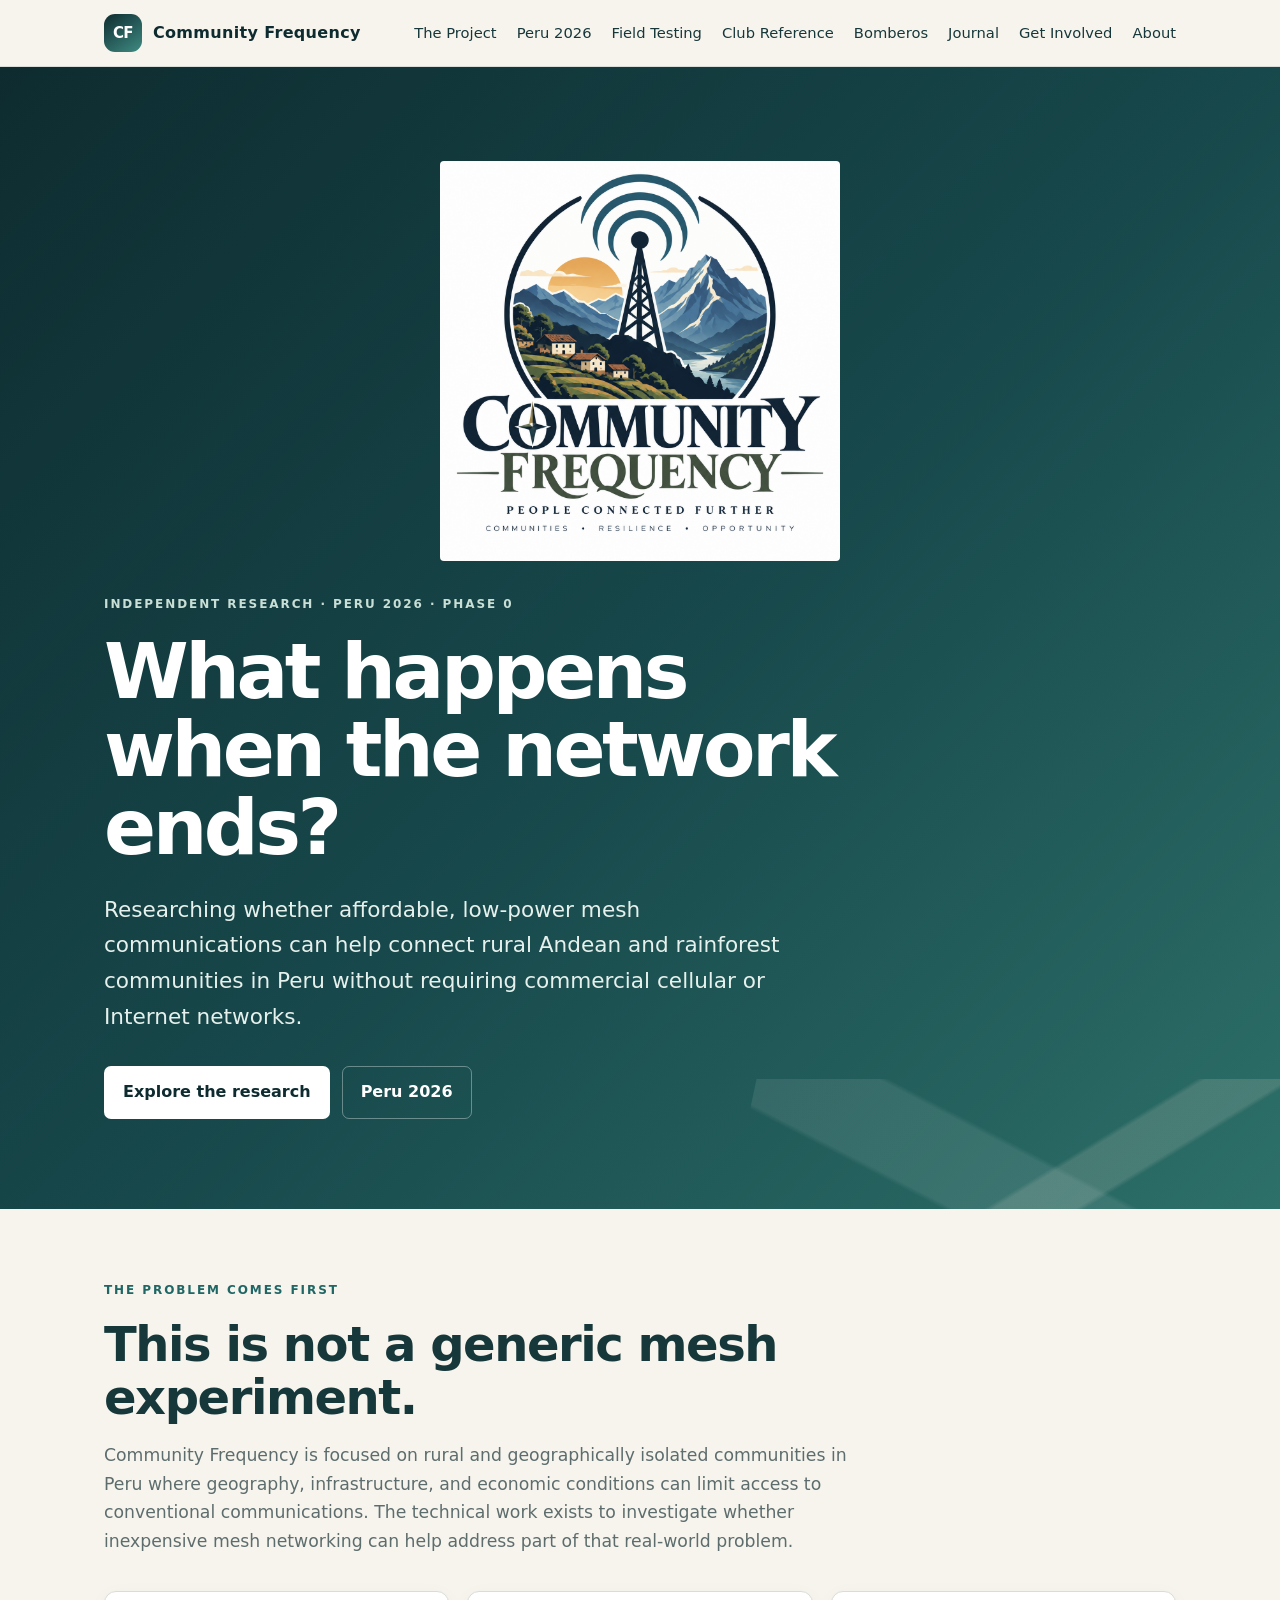
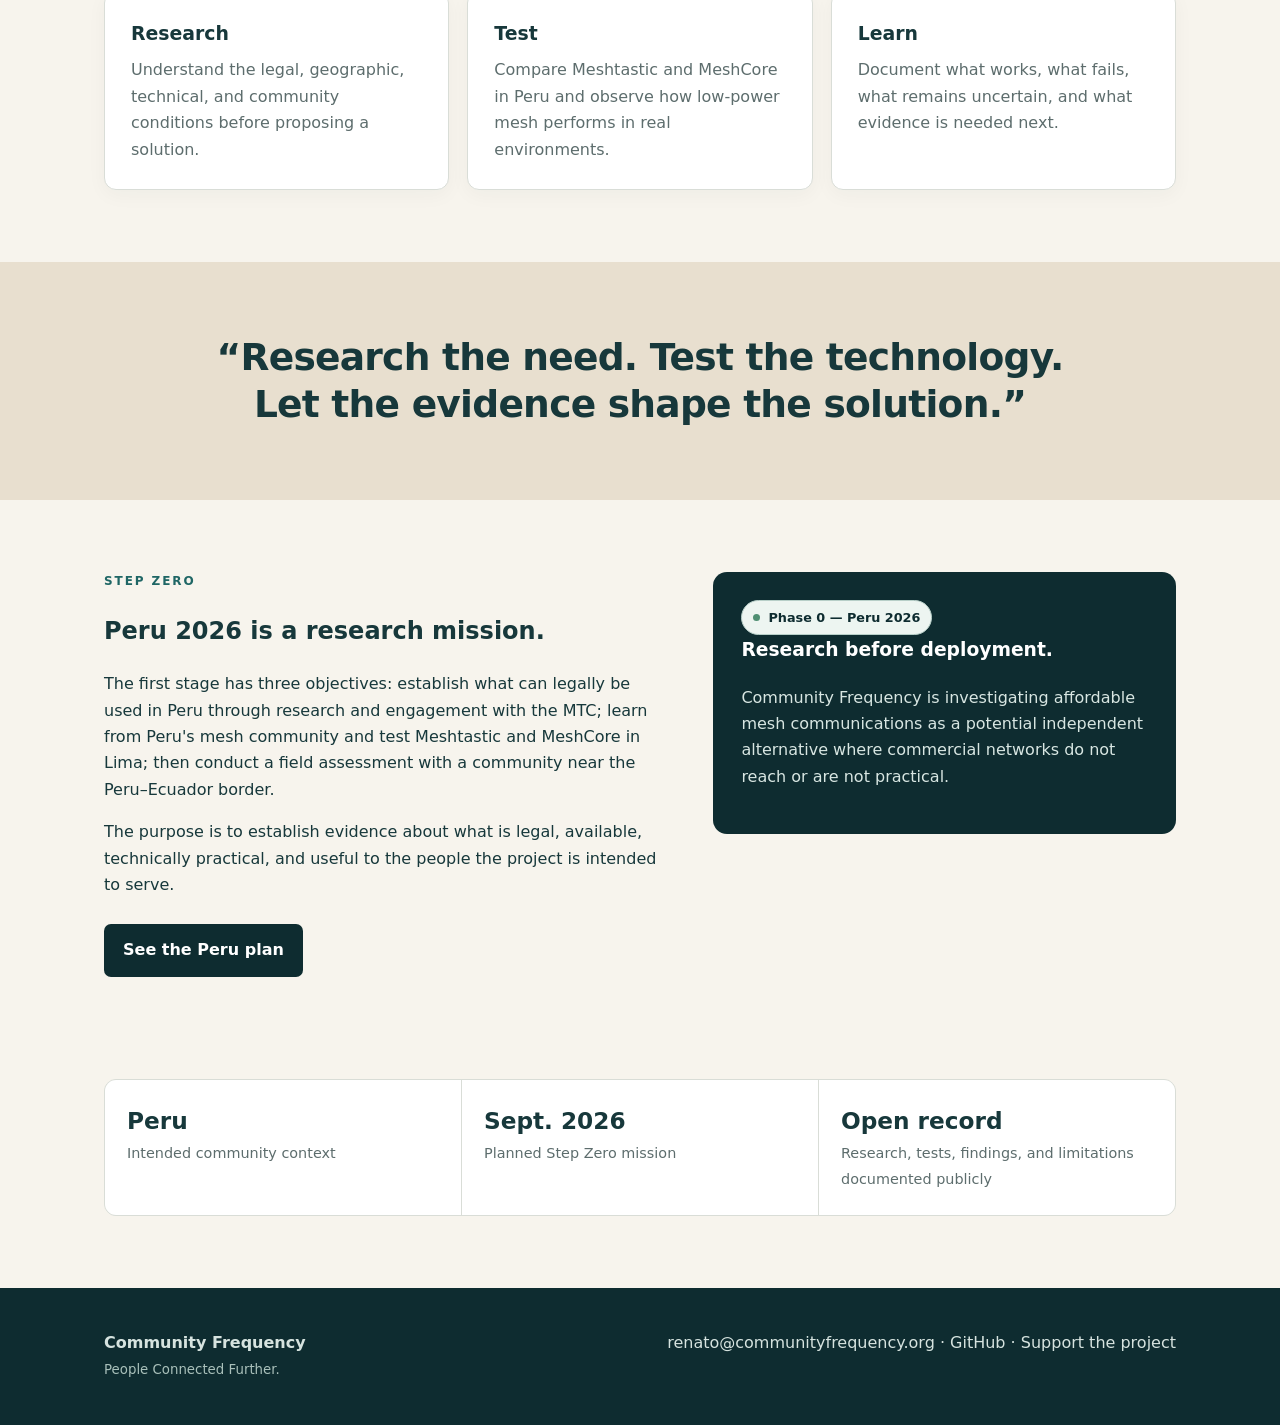
<file: docs/index.html>
<!doctype html><html lang="en"><head><meta charset="utf-8"><meta name="viewport" content="width=device-width,initial-scale=1"><title>Community Frequency — People Connected Further.</title><meta name="description" content="Independent research into affordable mesh communications for rural Andean and rainforest communities in Peru."><link rel="stylesheet" href="style.css"></head><body><header class="site-header"><nav class="nav"><a class="brand" href="index.html"><span class="mark">CF</span><span>Community Frequency</span></a><div class="links"><a href="project.html">The Project</a><a href="peru-2026.html">Peru 2026</a><a href="field-testing.html">Field Testing</a><a href="club-reference.html">Club Reference</a><a href="bomberos.html" lang="es">Bomberos</a><a href="journal.html">Journal</a><a href="get-involved.html">Get Involved</a><a href="about.html">About</a></div><details class="mobile-menu"><summary aria-label="Open navigation">☰</summary><div class="mobile-links"><a href="project.html">The Project</a><a href="peru-2026.html">Peru 2026</a><a href="field-testing.html">Field Testing</a><a href="club-reference.html">Club Reference</a><a href="bomberos.html" lang="es">Bomberos</a><a href="journal.html">Journal</a><a href="get-involved.html">Get Involved</a><a href="about.html">About</a></div></details></nav></header><main><section class="hero"><div class="hero-inner"><img src="community-frequency-logo.png" alt="Community Frequency — People Connected Further" style="display:block;width:min(400px,82%);height:auto;margin:0 auto 34px;border-radius:4px"><div class="eyebrow">Independent research · Peru 2026 · Phase 0</div><h1>What happens when the network ends?</h1><p>Researching whether affordable, low-power mesh communications can help connect rural Andean and rainforest communities in Peru without requiring commercial cellular or Internet networks.</p><div class="actions"><a class="btn btn-primary" href="project.html">Explore the research</a><a class="btn btn-secondary" href="peru-2026.html">Peru 2026</a></div></div></section><section class="wrap"><div class="section-head"><div class="eyebrow" style="color:var(--teal)">The problem comes first</div><h2>This is not a generic mesh experiment.</h2><p>Community Frequency is focused on rural and geographically isolated communities in Peru where geography, infrastructure, and economic conditions can limit access to conventional communications. The technical work exists to investigate whether inexpensive mesh networking can help address part of that real-world problem.</p></div><div class="grid"><article class="card"><h3>Research</h3><p>Understand the legal, geographic, technical, and community conditions before proposing a solution.</p></article><article class="card"><h3>Test</h3><p>Compare Meshtastic and MeshCore in Peru and observe how low-power mesh performs in real environments.</p></article><article class="card"><h3>Learn</h3><p>Document what works, what fails, what remains uncertain, and what evidence is needed next.</p></article></div></section><section class="band"><div class="wrap"><p class="quote">“Research the need. Test the technology. Let the evidence shape the solution.”</p></div></section><section class="wrap"><div class="two"><div><div class="eyebrow" style="color:var(--teal)">Step Zero</div><h2>Peru 2026 is a research mission.</h2><p>The first stage has three objectives: establish what can legally be used in Peru through research and engagement with the MTC; learn from Peru's mesh community and test Meshtastic and MeshCore in Lima; then conduct a field assessment with a community near the Peru–Ecuador border.</p><p>The purpose is to establish evidence about what is legal, available, technically practical, and useful to the people the project is intended to serve.</p><a class="btn" style="background:var(--deep);color:#fff;margin-top:10px" href="peru-2026.html">See the Peru plan</a></div><aside class="callout"><span class="status">Phase 0 — Peru 2026</span><h3>Research before deployment.</h3><p>Community Frequency is investigating affordable mesh communications as a potential independent alternative where commercial networks do not reach or are not practical.</p></aside></div></section><section class="wrap" style="padding-top:0"><div class="statbar"><div class="stat"><strong>Peru</strong><span>Intended community context</span></div><div class="stat"><strong>Sept. 2026</strong><span>Planned Step Zero mission</span></div><div class="stat"><strong>Open record</strong><span>Research, tests, findings, and limitations documented publicly</span></div></div></section></main><footer class="footer"><div class="footer-inner"><div><strong>Community Frequency</strong><br><small>People Connected Further.</small></div><div><a href="mailto:renato@communityfrequency.org">renato@communityfrequency.org</a> · <a href="https://github.com/jurelex/community-frequency">GitHub</a> · <a href="https://www.gofundme.com/f/community-frequency">Support the project</a></div></div></footer></body></html>
</file>
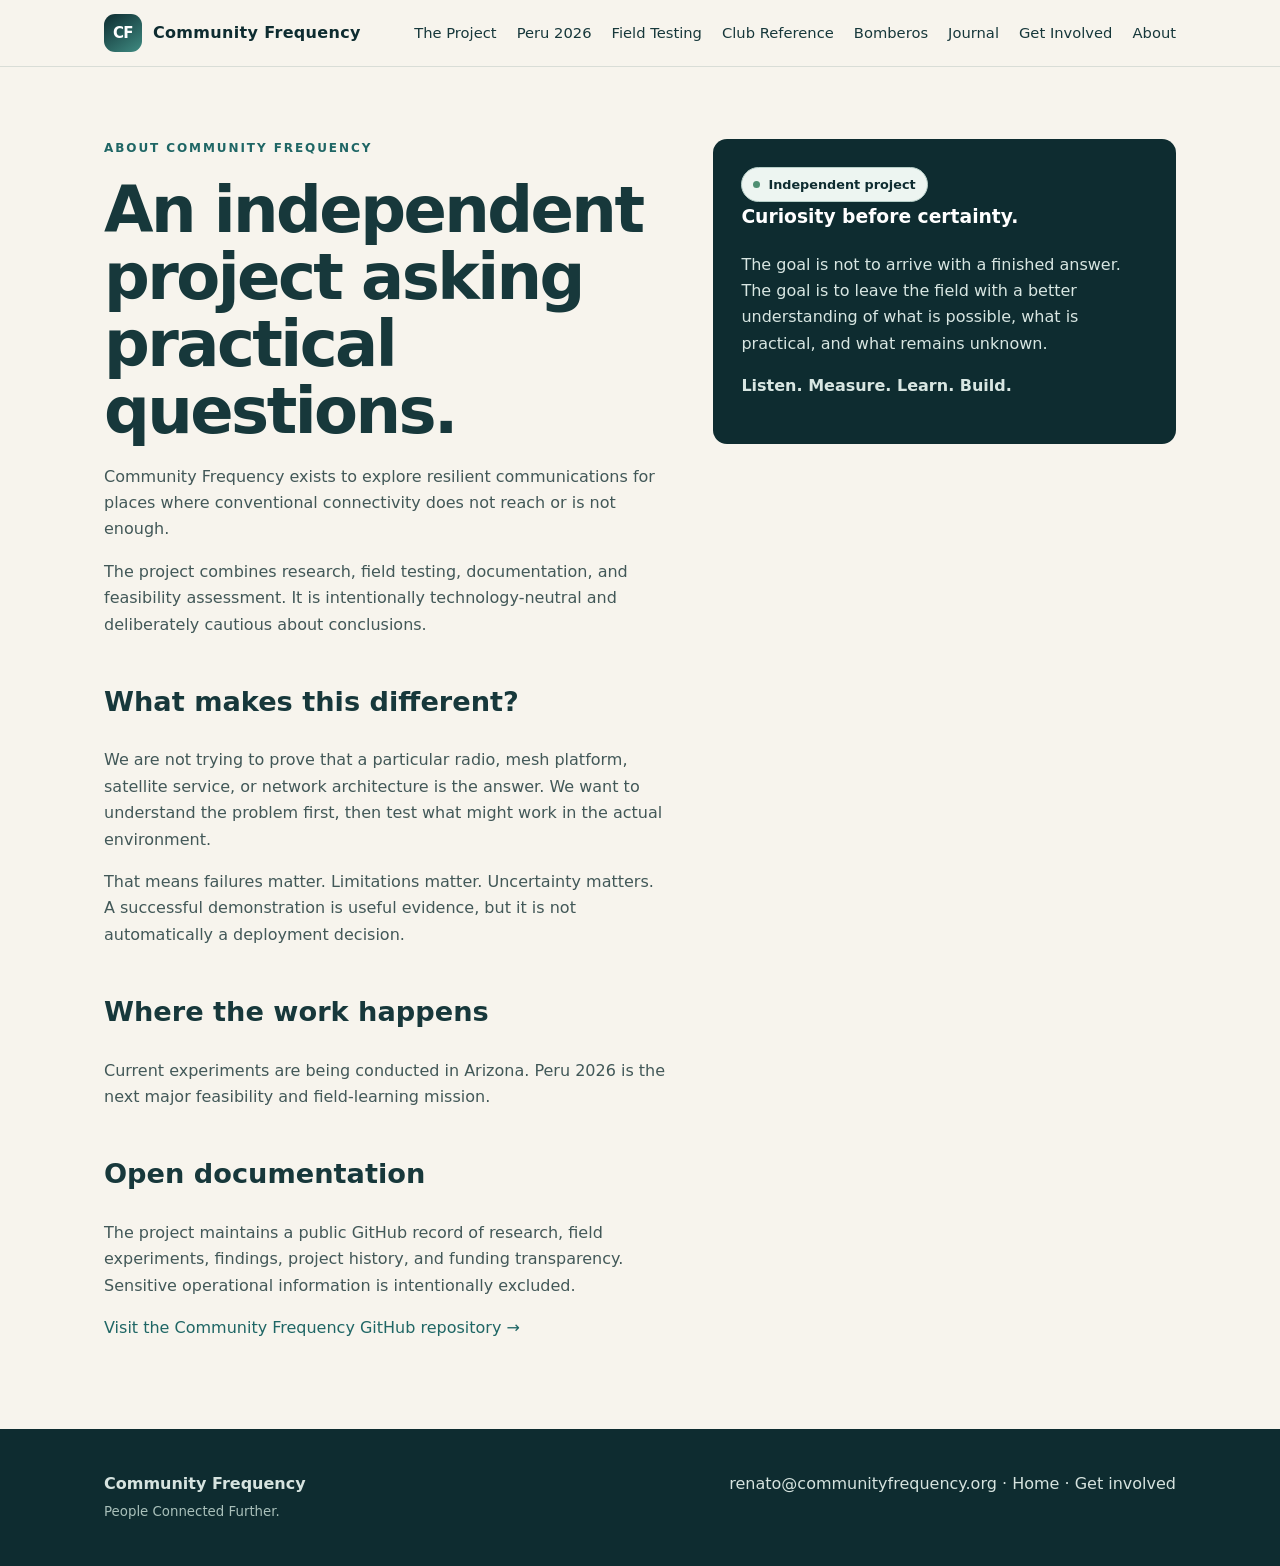
<file: docs/about.html>
<!doctype html><html lang="en"><head><meta charset="utf-8"><meta name="viewport" content="width=device-width,initial-scale=1"><title>About — Community Frequency</title><meta name="description" content="About Community Frequency and its independent research approach."><link rel="stylesheet" href="style.css"></head><body><header class="site-header"><nav class="nav"><a class="brand" href="index.html"><span class="mark">CF</span><span>Community Frequency</span></a><div class="links"><a href="project.html">The Project</a><a href="peru-2026.html">Peru 2026</a><a href="field-testing.html">Field Testing</a><a href="club-reference.html">Club Reference</a><a href="bomberos.html" lang="es">Bomberos</a><a href="journal.html">Journal</a><a href="get-involved.html">Get Involved</a><a href="about.html">About</a></div><details class="mobile-menu"><summary aria-label="Open navigation">☰</summary><div class="mobile-links"><a href="project.html">The Project</a><a href="peru-2026.html">Peru 2026</a><a href="field-testing.html">Field Testing</a><a href="club-reference.html">Club Reference</a><a href="bomberos.html" lang="es">Bomberos</a><a href="journal.html">Journal</a><a href="get-involved.html">Get Involved</a><a href="about.html">About</a></div></details></nav></header><main><section class="wrap"><div class="two"><div class="prose"><div class="eyebrow" style="color:var(--teal)">About Community Frequency</div><h1>An independent project asking practical questions.</h1><p>Community Frequency exists to explore resilient communications for places where conventional connectivity does not reach or is not enough.</p><p>The project combines research, field testing, documentation, and feasibility assessment. It is intentionally technology-neutral and deliberately cautious about conclusions.</p><h2>What makes this different?</h2><p>We are not trying to prove that a particular radio, mesh platform, satellite service, or network architecture is the answer. We want to understand the problem first, then test what might work in the actual environment.</p><p>That means failures matter. Limitations matter. Uncertainty matters. A successful demonstration is useful evidence, but it is not automatically a deployment decision.</p><h2>Where the work happens</h2><p>Current experiments are being conducted in Arizona. Peru 2026 is the next major feasibility and field-learning mission.</p><h2>Open documentation</h2><p>The project maintains a public GitHub record of research, field experiments, findings, project history, and funding transparency. Sensitive operational information is intentionally excluded.</p><p><a href="https://github.com/jurelex/community-frequency">Visit the Community Frequency GitHub repository →</a></p></div><aside class="callout"><span class="status">Independent project</span><h3>Curiosity before certainty.</h3><p>The goal is not to arrive with a finished answer. The goal is to leave the field with a better understanding of what is possible, what is practical, and what remains unknown.</p><p><strong>Listen. Measure. Learn. Build.</strong></p></aside></div></section></main><footer class="footer"><div class="footer-inner"><div><strong>Community Frequency</strong><br><small>People Connected Further.</small></div><div><a href="mailto:renato@communityfrequency.org">renato@communityfrequency.org</a> · <a href="index.html">Home</a> · <a href="get-involved.html">Get involved</a></div></div></footer></body></html>
</file>
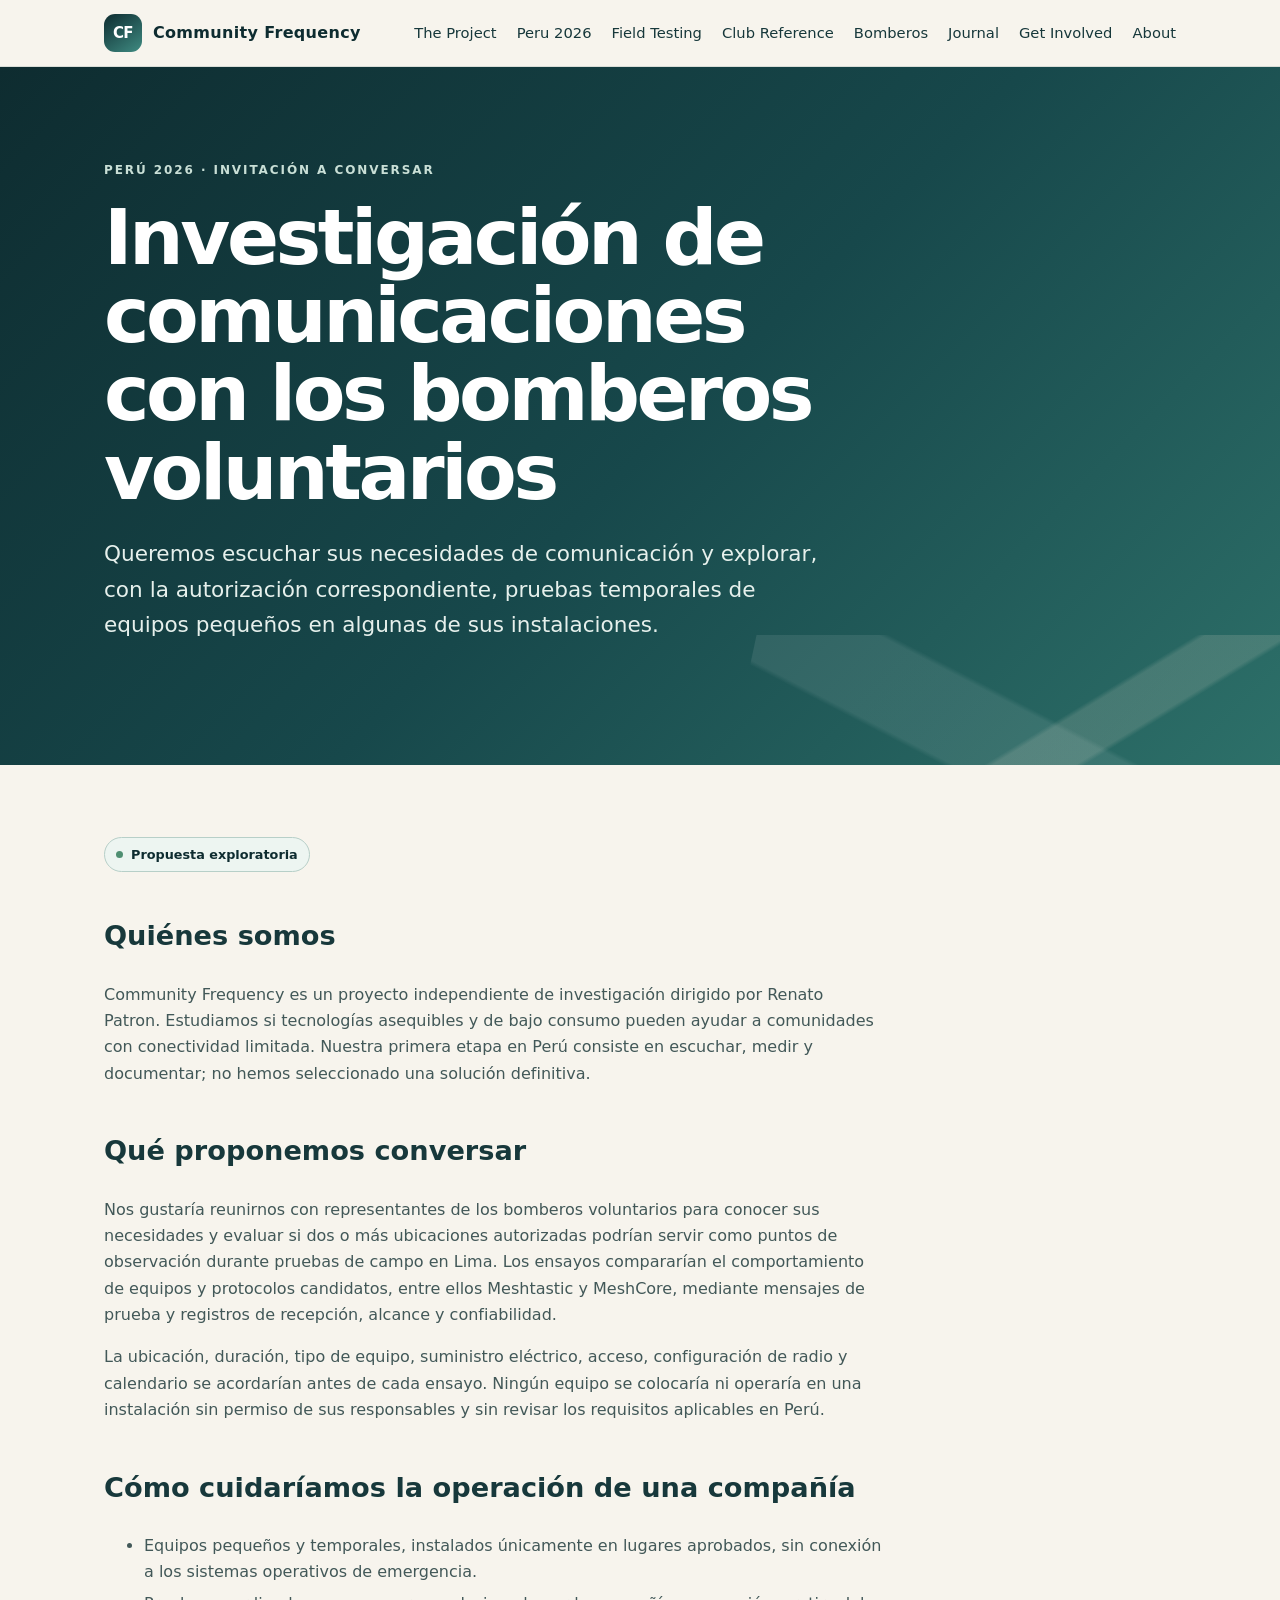
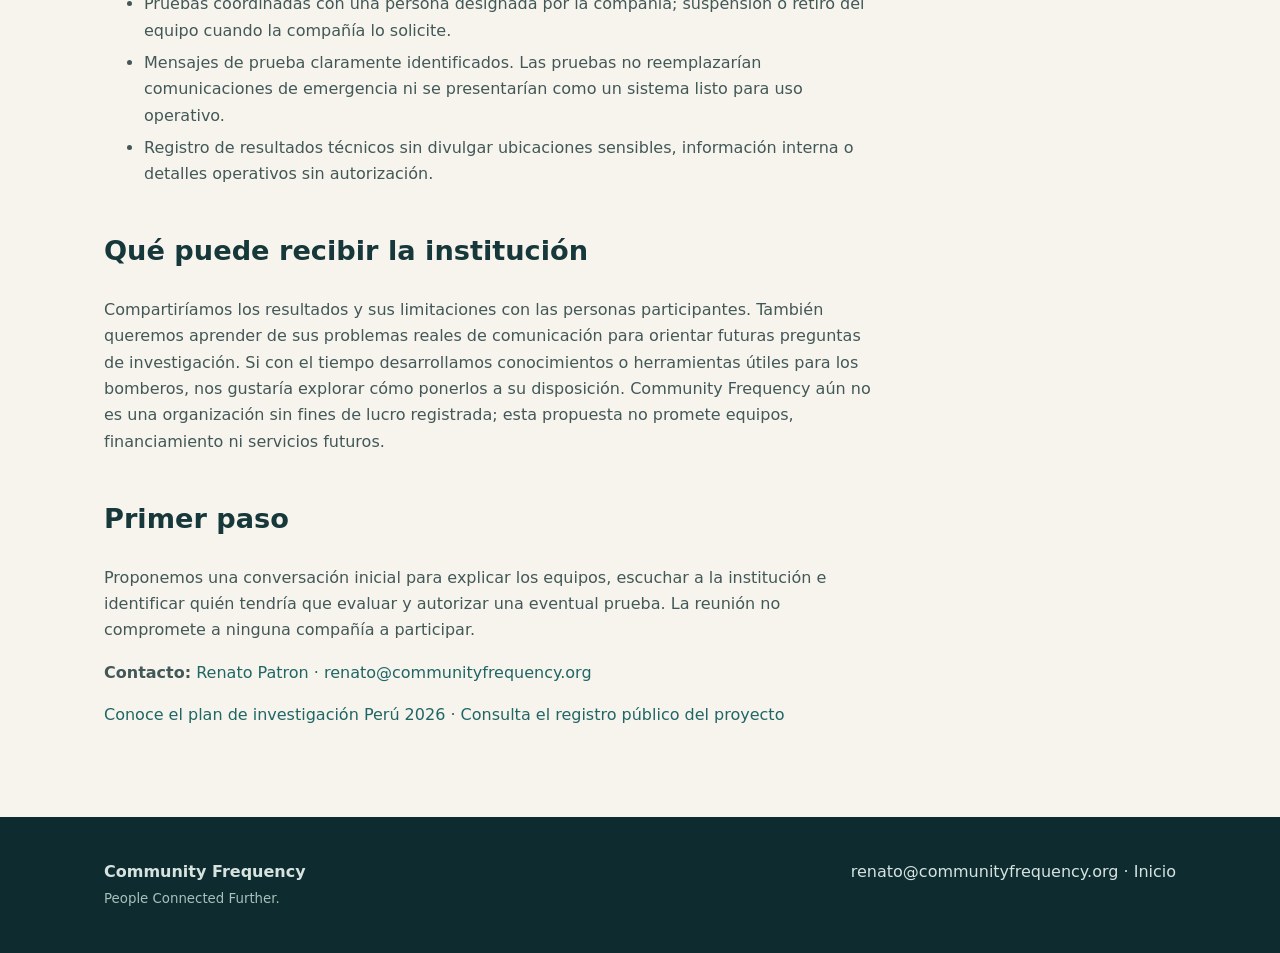
<file: docs/bomberos.html>
<!doctype html>
<html lang="es">
<head>
  <meta charset="utf-8">
  <meta name="viewport" content="width=device-width,initial-scale=1">
  <title>Colaboración con bomberos voluntarios — Community Frequency</title>
  <meta name="description" content="Propuesta exploratoria de Community Frequency para escuchar a los bomberos voluntarios del Perú y evaluar pruebas temporales de comunicaciones de bajo consumo.">
  <link rel="stylesheet" href="style.css">
</head>
<body>
  <header class="site-header"><nav class="nav">
    <a class="brand" href="index.html"><span class="mark">CF</span><span>Community Frequency</span></a>
    <div class="links"><a href="project.html">The Project</a><a href="peru-2026.html">Peru 2026</a><a href="field-testing.html">Field Testing</a><a href="club-reference.html">Club Reference</a><a href="bomberos.html" lang="es" aria-current="page">Bomberos</a><a href="journal.html">Journal</a><a href="get-involved.html">Get Involved</a><a href="about.html">About</a></div>
    <details class="mobile-menu"><summary aria-label="Abrir navegación">☰</summary><div class="mobile-links"><a href="project.html">The Project</a><a href="peru-2026.html">Peru 2026</a><a href="field-testing.html">Field Testing</a><a href="club-reference.html">Club Reference</a><a href="bomberos.html" lang="es" aria-current="page">Bomberos</a><a href="journal.html">Journal</a><a href="get-involved.html">Get Involved</a><a href="about.html">About</a></div></details>
  </nav></header>
  <main>
    <section class="hero"><div class="hero-inner"><div class="eyebrow">Perú 2026 · Invitación a conversar</div><h1>Investigación de comunicaciones con los bomberos voluntarios</h1><p>Queremos escuchar sus necesidades de comunicación y explorar, con la autorización correspondiente, pruebas temporales de equipos pequeños en algunas de sus instalaciones.</p></div></section>
    <section class="wrap"><div class="prose">
      <span class="status">Propuesta exploratoria</span>
      <h2>Quiénes somos</h2>
      <p>Community Frequency es un proyecto independiente de investigación dirigido por Renato Patron. Estudiamos si tecnologías asequibles y de bajo consumo pueden ayudar a comunidades con conectividad limitada. Nuestra primera etapa en Perú consiste en escuchar, medir y documentar; no hemos seleccionado una solución definitiva.</p>
      <h2>Qué proponemos conversar</h2>
      <p>Nos gustaría reunirnos con representantes de los bomberos voluntarios para conocer sus necesidades y evaluar si dos o más ubicaciones autorizadas podrían servir como puntos de observación durante pruebas de campo en Lima. Los ensayos compararían el comportamiento de equipos y protocolos candidatos, entre ellos Meshtastic y MeshCore, mediante mensajes de prueba y registros de recepción, alcance y confiabilidad.</p>
      <p>La ubicación, duración, tipo de equipo, suministro eléctrico, acceso, configuración de radio y calendario se acordarían antes de cada ensayo. Ningún equipo se colocaría ni operaría en una instalación sin permiso de sus responsables y sin revisar los requisitos aplicables en Perú.</p>
      <h2>Cómo cuidaríamos la operación de una compañía</h2>
      <ul>
        <li>Equipos pequeños y temporales, instalados únicamente en lugares aprobados, sin conexión a los sistemas operativos de emergencia.</li>
        <li>Pruebas coordinadas con una persona designada por la compañía; suspensión o retiro del equipo cuando la compañía lo solicite.</li>
        <li>Mensajes de prueba claramente identificados. Las pruebas no reemplazarían comunicaciones de emergencia ni se presentarían como un sistema listo para uso operativo.</li>
        <li>Registro de resultados técnicos sin divulgar ubicaciones sensibles, información interna o detalles operativos sin autorización.</li>
      </ul>
      <h2>Qué puede recibir la institución</h2>
      <p>Compartiríamos los resultados y sus limitaciones con las personas participantes. También queremos aprender de sus problemas reales de comunicación para orientar futuras preguntas de investigación. Si con el tiempo desarrollamos conocimientos o herramientas útiles para los bomberos, nos gustaría explorar cómo ponerlos a su disposición. Community Frequency aún no es una organización sin fines de lucro registrada; esta propuesta no promete equipos, financiamiento ni servicios futuros.</p>
      <h2>Primer paso</h2>
      <p>Proponemos una conversación inicial para explicar los equipos, escuchar a la institución e identificar quién tendría que evaluar y autorizar una eventual prueba. La reunión no compromete a ninguna compañía a participar.</p>
      <p><strong>Contacto:</strong> <a href="mailto:renato@communityfrequency.org">Renato Patron · renato@communityfrequency.org</a></p>
      <p><a href="peru-2026.html">Conoce el plan de investigación Perú 2026</a> · <a href="https://github.com/jurelex/community-frequency">Consulta el registro público del proyecto</a></p>
    </div></section>
  </main>
  <footer class="footer"><div class="footer-inner"><div><strong>Community Frequency</strong><br><small>People Connected Further.</small></div><div><a href="mailto:renato@communityfrequency.org">renato@communityfrequency.org</a> · <a href="index.html">Inicio</a></div></div></footer>
</body>
</html>
</file>
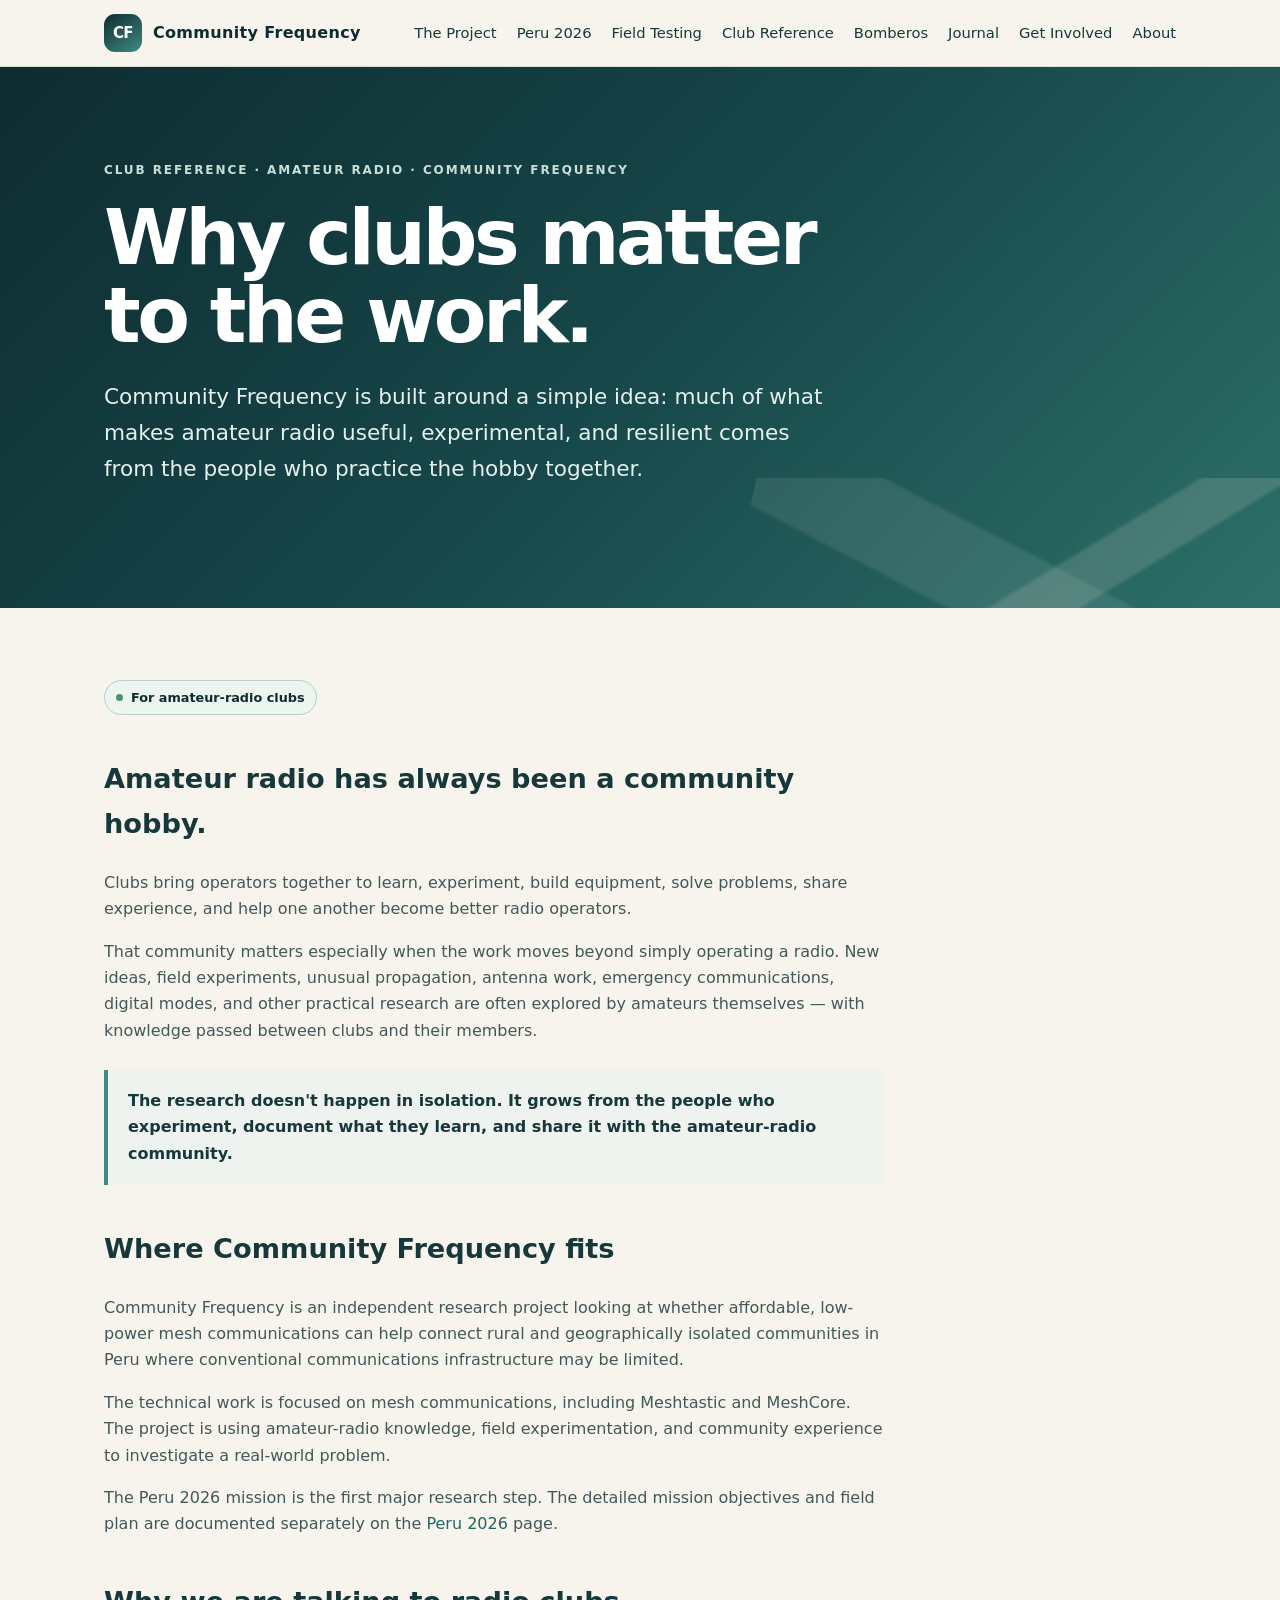
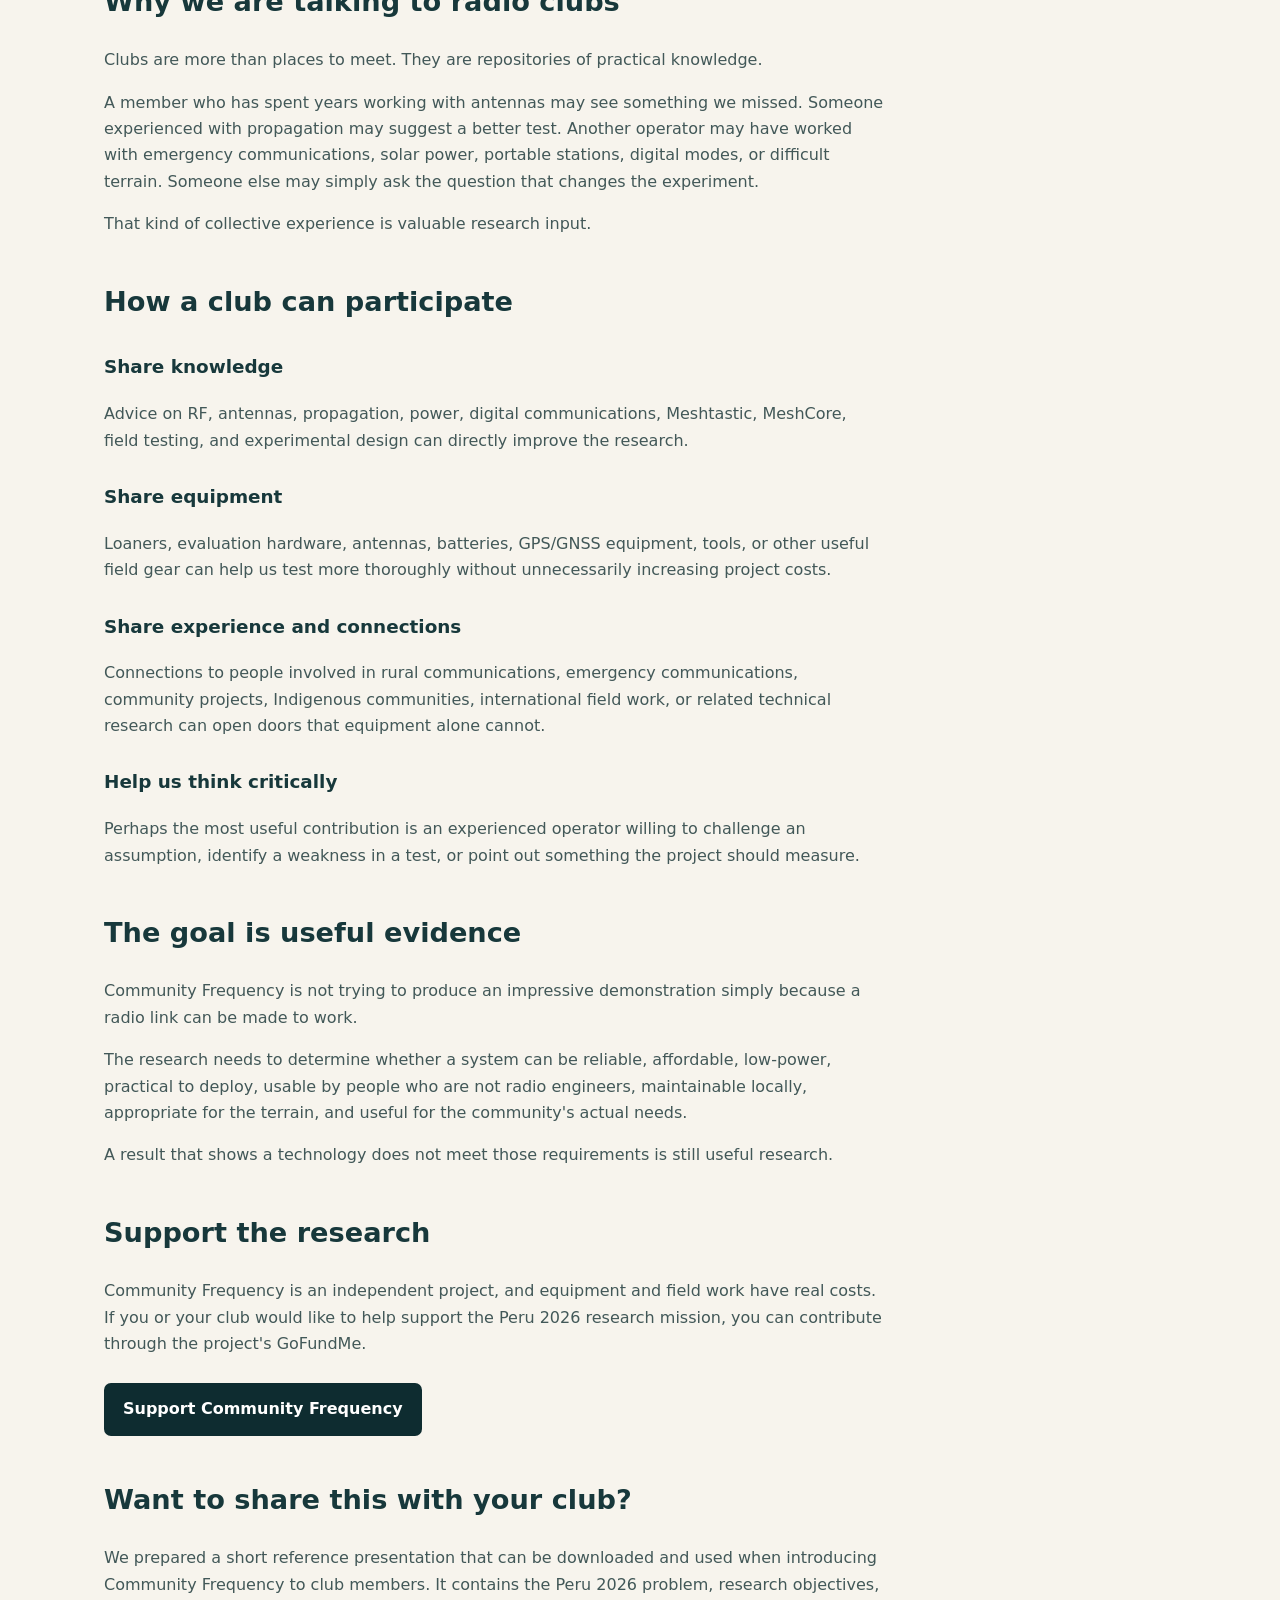
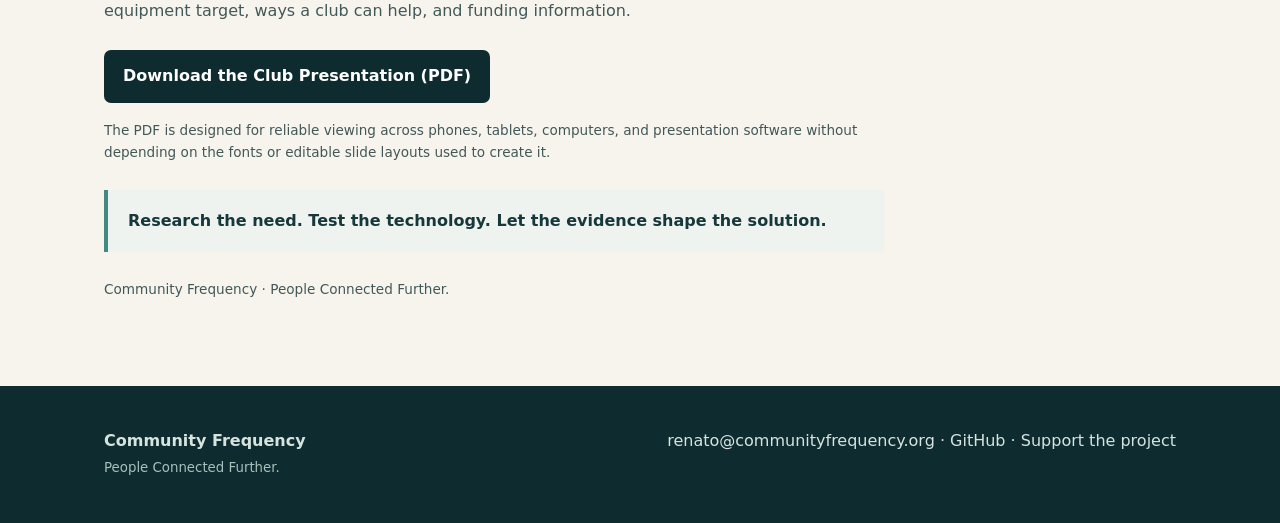
<file: docs/club-reference.html>
<!doctype html><html lang="en"><head><meta charset="utf-8"><meta name="viewport" content="width=device-width,initial-scale=1"><title>Club Reference — Community Frequency</title><meta name="description" content="Reference for amateur-radio clubs interested in Community Frequency and its Peru 2026 research mission."><link rel="stylesheet" href="style.css"></head><body><header class="site-header"><nav class="nav"><a class="brand" href="index.html"><span class="mark">CF</span><span>Community Frequency</span></a><div class="links"><a href="project.html">The Project</a><a href="peru-2026.html">Peru 2026</a><a href="field-testing.html">Field Testing</a><a href="club-reference.html">Club Reference</a><a href="bomberos.html" lang="es">Bomberos</a><a href="journal.html">Journal</a><a href="get-involved.html">Get Involved</a><a href="about.html">About</a></div><details class="mobile-menu"><summary aria-label="Open navigation">☰</summary><div class="mobile-links"><a href="project.html">The Project</a><a href="peru-2026.html">Peru 2026</a><a href="field-testing.html">Field Testing</a><a href="club-reference.html">Club Reference</a><a href="bomberos.html" lang="es">Bomberos</a><a href="journal.html">Journal</a><a href="get-involved.html">Get Involved</a><a href="about.html">About</a></div></details></nav></header><main><section class="hero"><div class="hero-inner"><div class="eyebrow">Club Reference · Amateur Radio · Community Frequency</div><h1>Why clubs matter to the work.</h1><p>Community Frequency is built around a simple idea: much of what makes amateur radio useful, experimental, and resilient comes from the people who practice the hobby together.</p></div></section><section class="wrap"><div class="prose"><span class="status">For amateur-radio clubs</span><h2>Amateur radio has always been a community hobby.</h2><p>Clubs bring operators together to learn, experiment, build equipment, solve problems, share experience, and help one another become better radio operators.</p><p>That community matters especially when the work moves beyond simply operating a radio. New ideas, field experiments, unusual propagation, antenna work, emergency communications, digital modes, and other practical research are often explored by amateurs themselves — with knowledge passed between clubs and their members.</p><div class="notice"><strong>The research doesn't happen in isolation. It grows from the people who experiment, document what they learn, and share it with the amateur-radio community.</strong></div><h2>Where Community Frequency fits</h2><p>Community Frequency is an independent research project looking at whether affordable, low-power mesh communications can help connect rural and geographically isolated communities in Peru where conventional communications infrastructure may be limited.</p><p>The technical work is focused on mesh communications, including Meshtastic and MeshCore. The project is using amateur-radio knowledge, field experimentation, and community experience to investigate a real-world problem.</p><p>The Peru 2026 mission is the first major research step. The detailed mission objectives and field plan are documented separately on the <a href="peru-2026.html">Peru 2026</a> page.</p><h2>Why we are talking to radio clubs</h2><p>Clubs are more than places to meet. They are repositories of practical knowledge.</p><p>A member who has spent years working with antennas may see something we missed. Someone experienced with propagation may suggest a better test. Another operator may have worked with emergency communications, solar power, portable stations, digital modes, or difficult terrain. Someone else may simply ask the question that changes the experiment.</p><p>That kind of collective experience is valuable research input.</p><h2>How a club can participate</h2><h3>Share knowledge</h3><p>Advice on RF, antennas, propagation, power, digital communications, Meshtastic, MeshCore, field testing, and experimental design can directly improve the research.</p><h3>Share equipment</h3><p>Loaners, evaluation hardware, antennas, batteries, GPS/GNSS equipment, tools, or other useful field gear can help us test more thoroughly without unnecessarily increasing project costs.</p><h3>Share experience and connections</h3><p>Connections to people involved in rural communications, emergency communications, community projects, Indigenous communities, international field work, or related technical research can open doors that equipment alone cannot.</p><h3>Help us think critically</h3><p>Perhaps the most useful contribution is an experienced operator willing to challenge an assumption, identify a weakness in a test, or point out something the project should measure.</p><h2>The goal is useful evidence</h2><p>Community Frequency is not trying to produce an impressive demonstration simply because a radio link can be made to work.</p><p>The research needs to determine whether a system can be reliable, affordable, low-power, practical to deploy, usable by people who are not radio engineers, maintainable locally, appropriate for the terrain, and useful for the community's actual needs.</p><p>A result that shows a technology does not meet those requirements is still useful research.</p><h2>Support the research</h2><p>Community Frequency is an independent project, and equipment and field work have real costs. If you or your club would like to help support the Peru 2026 research mission, you can contribute through the project's GoFundMe.</p><p><a class="btn" style="background:var(--deep);color:#fff;margin-top:10px" href="https://www.gofundme.com/f/community-frequency">Support Community Frequency</a></p><h2>Want to share this with your club?</h2><p>We prepared a short reference presentation that can be downloaded and used when introducing Community Frequency to club members. It contains the Peru 2026 problem, research objectives, equipment target, ways a club can help, and funding information.</p><p><a class="btn" style="background:var(--deep);color:#fff;margin-top:10px" href="Community_Frequency_Club_Presentation.pdf">Download the Club Presentation (PDF)</a></p><p class="lang">The PDF is designed for reliable viewing across phones, tablets, computers, and presentation software without depending on the fonts or editable slide layouts used to create it.</p><div class="notice"><strong>Research the need. Test the technology. Let the evidence shape the solution.</strong></div><p class="lang">Community Frequency · People Connected Further.</p></div></section></main><footer class="footer"><div class="footer-inner"><div><strong>Community Frequency</strong><br><small>People Connected Further.</small></div><div><a href="mailto:renato@communityfrequency.org">renato@communityfrequency.org</a> · <a href="https://github.com/jurelex/community-frequency">GitHub</a> · <a href="https://www.gofundme.com/f/community-frequency">Support the project</a></div></div></footer></body></html>
</file>
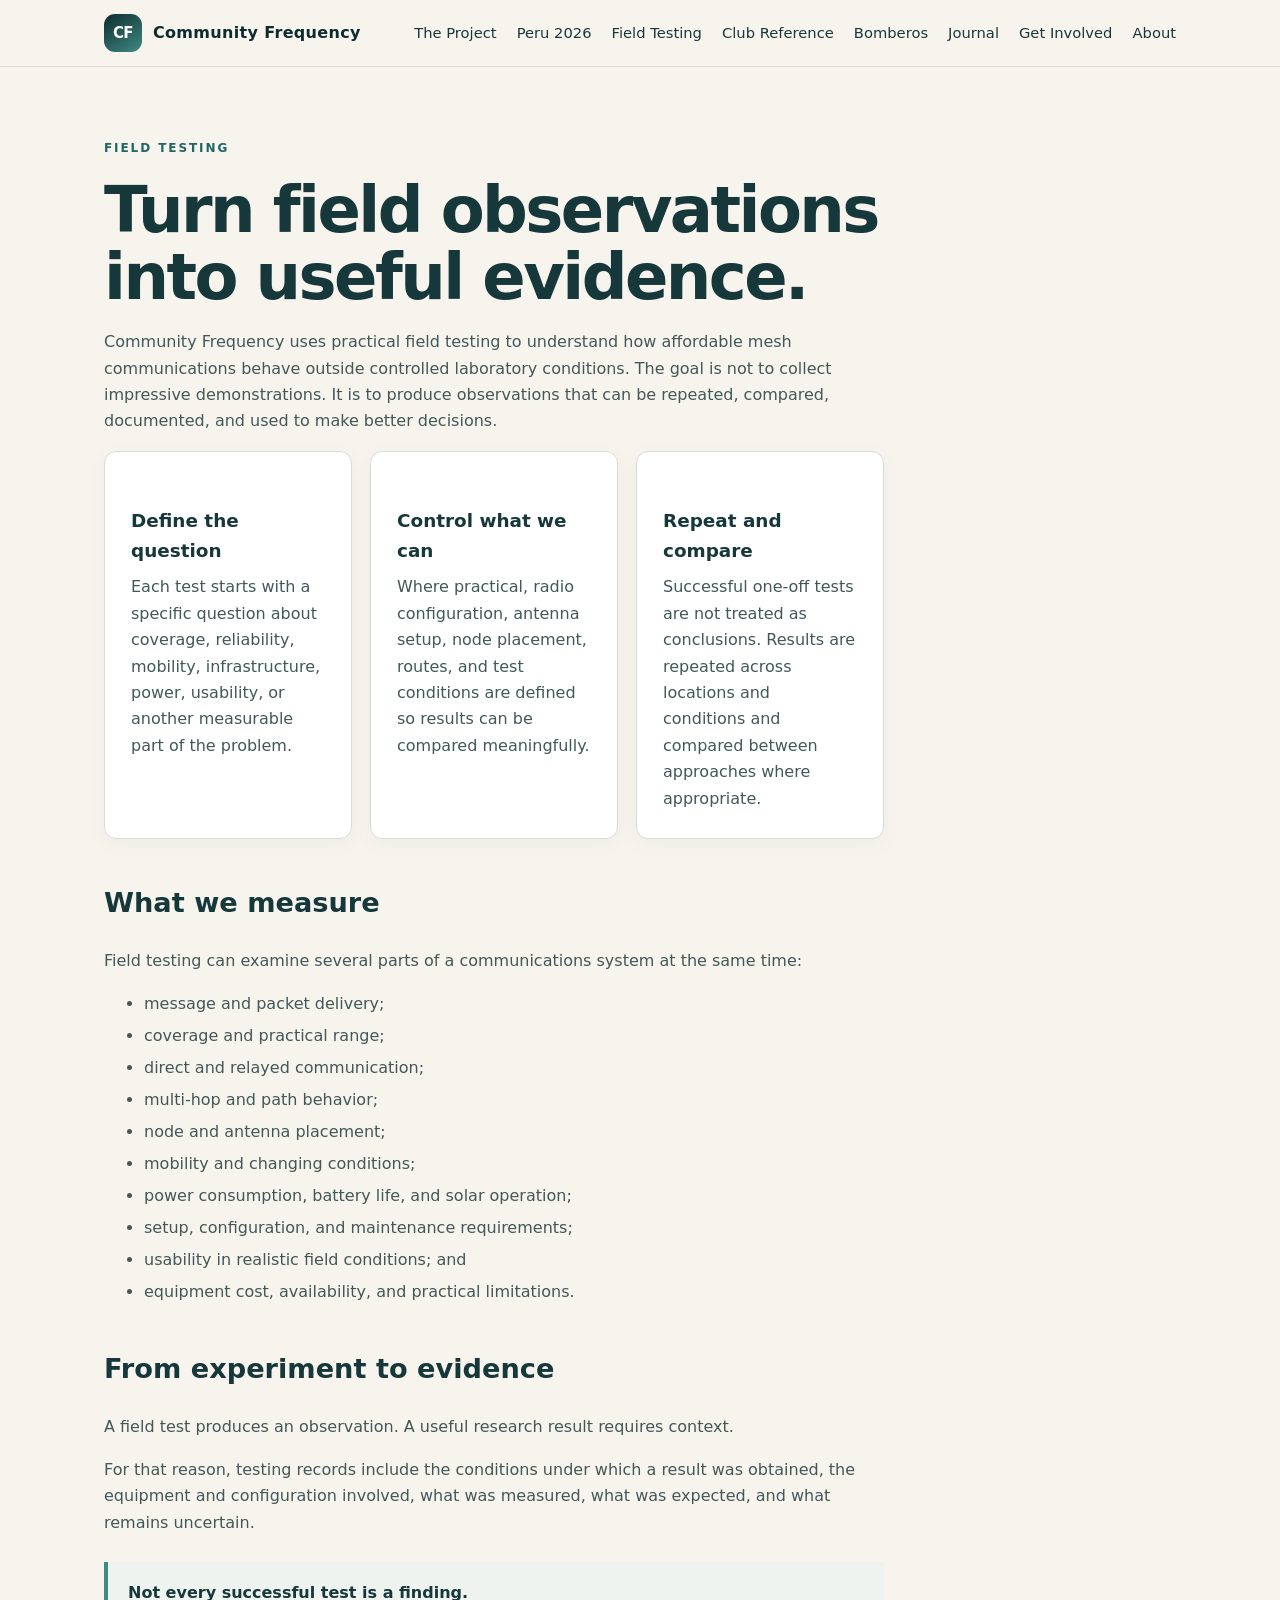
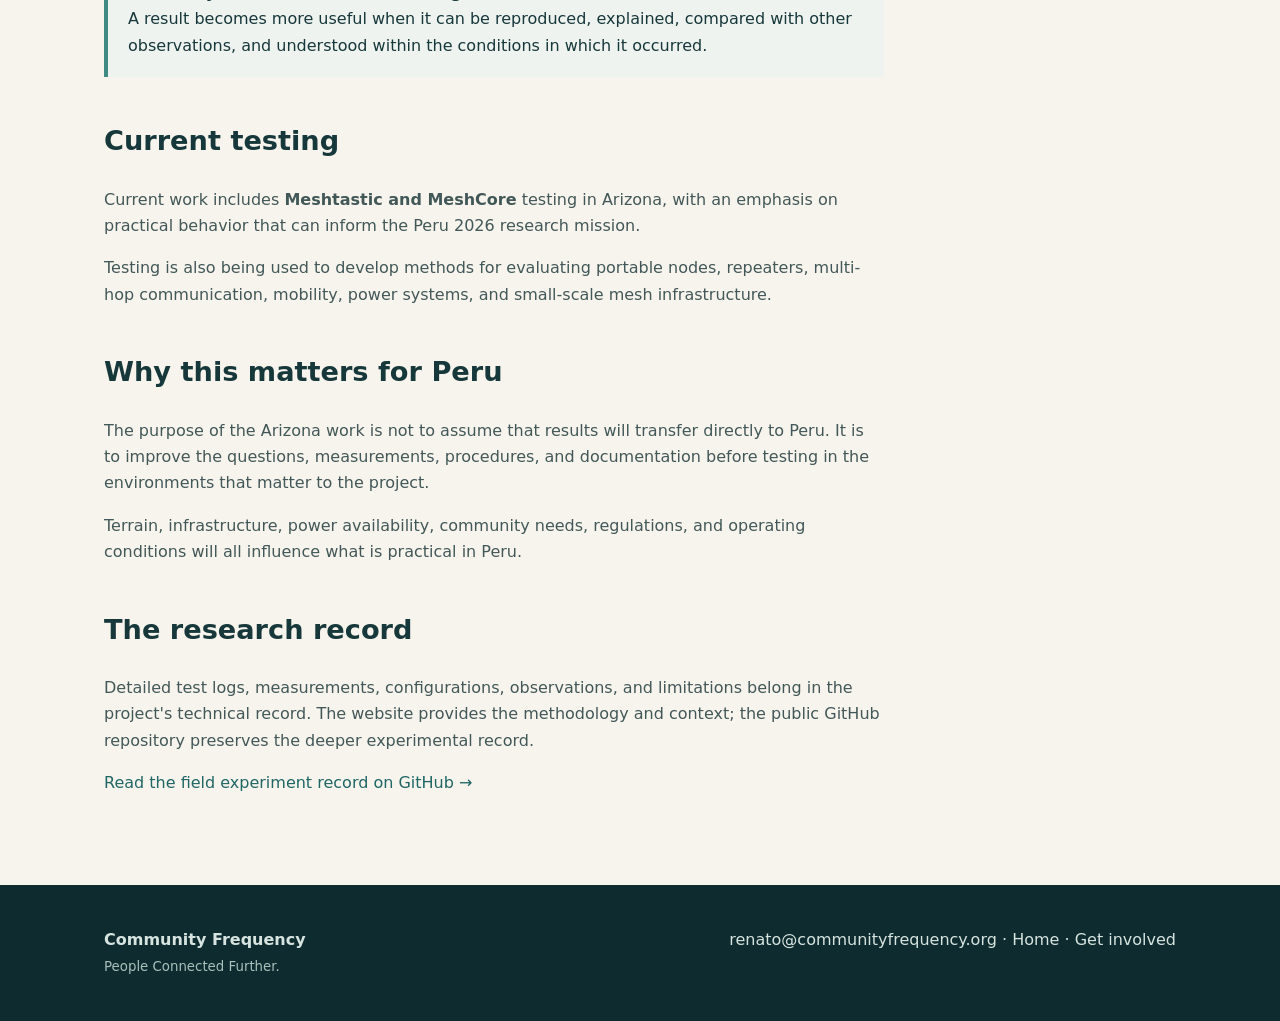
<file: docs/field-testing.html>
<!doctype html><html lang="en"><head><meta charset="utf-8"><meta name="viewport" content="width=device-width,initial-scale=1"><title>Field Testing — Community Frequency</title><meta name="description" content="Community Frequency field-testing methodology for evaluating affordable mesh communications under real-world conditions."><link rel="stylesheet" href="style.css"></head><body><header class="site-header"><nav class="nav"><a class="brand" href="index.html"><span class="mark">CF</span><span>Community Frequency</span></a><div class="links"><a href="project.html">The Project</a><a href="peru-2026.html">Peru 2026</a><a href="field-testing.html">Field Testing</a><a href="club-reference.html">Club Reference</a><a href="bomberos.html" lang="es">Bomberos</a><a href="journal.html">Journal</a><a href="get-involved.html">Get Involved</a><a href="about.html">About</a></div><details class="mobile-menu"><summary aria-label="Open navigation">☰</summary><div class="mobile-links"><a href="project.html">The Project</a><a href="peru-2026.html">Peru 2026</a><a href="field-testing.html">Field Testing</a><a href="club-reference.html">Club Reference</a><a href="bomberos.html" lang="es">Bomberos</a><a href="journal.html">Journal</a><a href="get-involved.html">Get Involved</a><a href="about.html">About</a></div></details></nav></header><main><section class="wrap"><div class="prose"><div class="eyebrow" style="color:var(--teal)">Field Testing</div><h1>Turn field observations into useful evidence.</h1><p>Community Frequency uses practical field testing to understand how affordable mesh communications behave outside controlled laboratory conditions. The goal is not to collect impressive demonstrations. It is to produce observations that can be repeated, compared, documented, and used to make better decisions.</p><div class="grid"><article class="card"><h3>Define the question</h3><p>Each test starts with a specific question about coverage, reliability, mobility, infrastructure, power, usability, or another measurable part of the problem.</p></article><article class="card"><h3>Control what we can</h3><p>Where practical, radio configuration, antenna setup, node placement, routes, and test conditions are defined so results can be compared meaningfully.</p></article><article class="card"><h3>Repeat and compare</h3><p>Successful one-off tests are not treated as conclusions. Results are repeated across locations and conditions and compared between approaches where appropriate.</p></article></div><h2>What we measure</h2><p>Field testing can examine several parts of a communications system at the same time:</p><ul><li>message and packet delivery;</li><li>coverage and practical range;</li><li>direct and relayed communication;</li><li>multi-hop and path behavior;</li><li>node and antenna placement;</li><li>mobility and changing conditions;</li><li>power consumption, battery life, and solar operation;</li><li>setup, configuration, and maintenance requirements;</li><li>usability in realistic field conditions; and</li><li>equipment cost, availability, and practical limitations.</li></ul><h2>From experiment to evidence</h2><p>A field test produces an observation. A useful research result requires context.</p><p>For that reason, testing records include the conditions under which a result was obtained, the equipment and configuration involved, what was measured, what was expected, and what remains uncertain.</p><div class="notice"><strong>Not every successful test is a finding.</strong><br>A result becomes more useful when it can be reproduced, explained, compared with other observations, and understood within the conditions in which it occurred.</div><h2>Current testing</h2><p>Current work includes <strong>Meshtastic and MeshCore</strong> testing in Arizona, with an emphasis on practical behavior that can inform the Peru 2026 research mission.</p><p>Testing is also being used to develop methods for evaluating portable nodes, repeaters, multi-hop communication, mobility, power systems, and small-scale mesh infrastructure.</p><h2>Why this matters for Peru</h2><p>The purpose of the Arizona work is not to assume that results will transfer directly to Peru. It is to improve the questions, measurements, procedures, and documentation before testing in the environments that matter to the project.</p><p>Terrain, infrastructure, power availability, community needs, regulations, and operating conditions will all influence what is practical in Peru.</p><h2>The research record</h2><p>Detailed test logs, measurements, configurations, observations, and limitations belong in the project's technical record. The website provides the methodology and context; the public GitHub repository preserves the deeper experimental record.</p><p><a href="https://github.com/jurelex/community-frequency/tree/main/02%20-%20Field%20Experiments">Read the field experiment record on GitHub →</a></p></div></section></main><footer class="footer"><div class="footer-inner"><div><strong>Community Frequency</strong><br><small>People Connected Further.</small></div><div><a href="mailto:renato@communityfrequency.org">renato@communityfrequency.org</a> · <a href="index.html">Home</a> · <a href="get-involved.html">Get involved</a></div></div></footer></body></html>
</file>
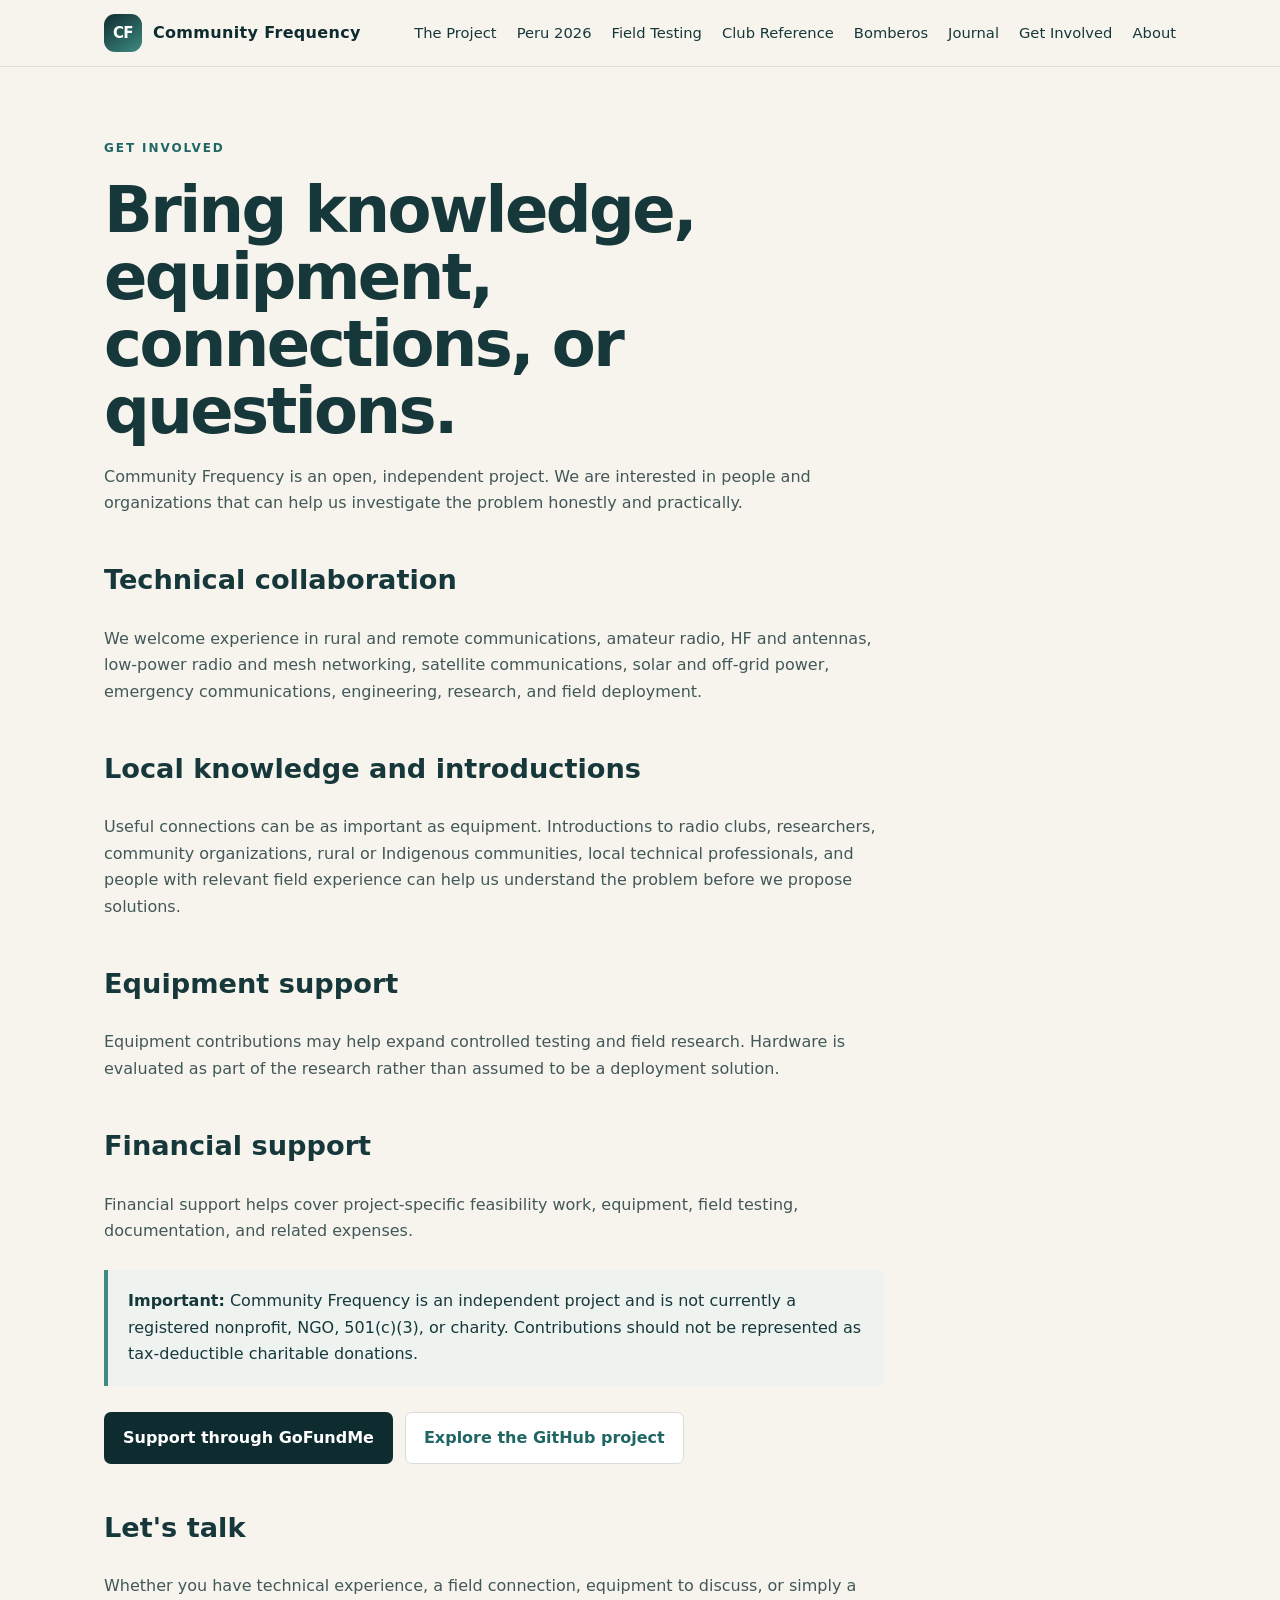
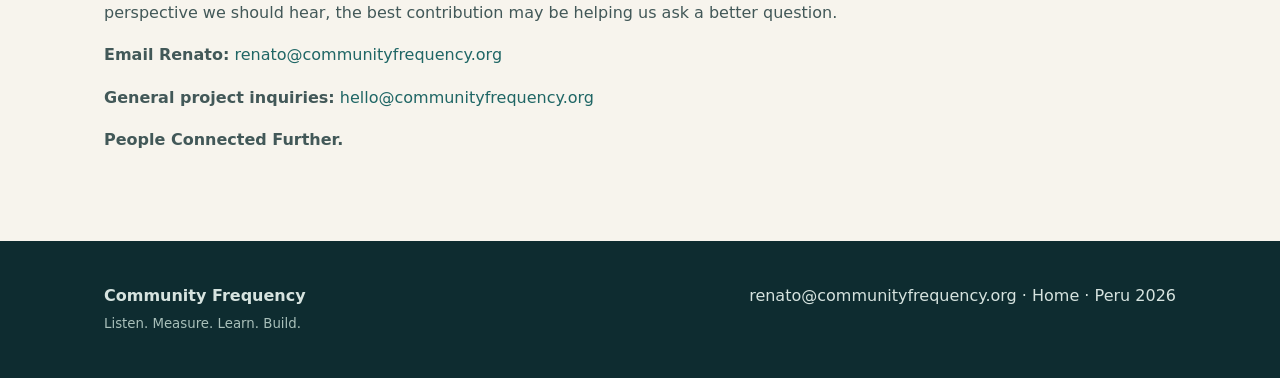
<file: docs/get-involved.html>
<!doctype html><html lang="en"><head><meta charset="utf-8"><meta name="viewport" content="width=device-width,initial-scale=1"><title>Get Involved — Community Frequency</title><meta name="description" content="Ways to support, collaborate with, and contribute to Community Frequency."><link rel="stylesheet" href="style.css"></head><body><header class="site-header"><nav class="nav"><a class="brand" href="index.html"><span class="mark">CF</span><span>Community Frequency</span></a><div class="links"><a href="project.html">The Project</a><a href="peru-2026.html">Peru 2026</a><a href="field-testing.html">Field Testing</a><a href="club-reference.html">Club Reference</a><a href="bomberos.html" lang="es">Bomberos</a><a href="journal.html">Journal</a><a href="get-involved.html">Get Involved</a><a href="about.html">About</a></div><details class="mobile-menu"><summary aria-label="Open navigation">☰</summary><div class="mobile-links"><a href="project.html">The Project</a><a href="peru-2026.html">Peru 2026</a><a href="field-testing.html">Field Testing</a><a href="club-reference.html">Club Reference</a><a href="bomberos.html" lang="es">Bomberos</a><a href="journal.html">Journal</a><a href="get-involved.html">Get Involved</a><a href="about.html">About</a></div></details></nav></header><main><section class="wrap"><div class="prose"><div class="eyebrow" style="color:var(--teal)">Get Involved</div><h1>Bring knowledge, equipment, connections, or questions.</h1><p>Community Frequency is an open, independent project. We are interested in people and organizations that can help us investigate the problem honestly and practically.</p><h2>Technical collaboration</h2><p>We welcome experience in rural and remote communications, amateur radio, HF and antennas, low-power radio and mesh networking, satellite communications, solar and off-grid power, emergency communications, engineering, research, and field deployment.</p><h2>Local knowledge and introductions</h2><p>Useful connections can be as important as equipment. Introductions to radio clubs, researchers, community organizations, rural or Indigenous communities, local technical professionals, and people with relevant field experience can help us understand the problem before we propose solutions.</p><h2>Equipment support</h2><p>Equipment contributions may help expand controlled testing and field research. Hardware is evaluated as part of the research rather than assumed to be a deployment solution.</p><h2>Financial support</h2><p>Financial support helps cover project-specific feasibility work, equipment, field testing, documentation, and related expenses.</p><div class="notice"><strong>Important:</strong> Community Frequency is an independent project and is not currently a registered nonprofit, NGO, 501(c)(3), or charity. Contributions should not be represented as tax-deductible charitable donations.</div><div class="actions" style="margin-top:26px"><a class="btn" style="background:var(--deep);color:#fff" href="https://www.gofundme.com/f/community-frequency">Support through GoFundMe</a><a class="btn" style="border:1px solid var(--line);background:#fff" href="https://github.com/jurelex/community-frequency">Explore the GitHub project</a></div><h2>Let's talk</h2><p>Whether you have technical experience, a field connection, equipment to discuss, or simply a perspective we should hear, the best contribution may be helping us ask a better question.</p><p><strong>Email Renato:</strong> <a href="mailto:renato@communityfrequency.org">renato@communityfrequency.org</a></p><p><strong>General project inquiries:</strong> <a href="mailto:hello@communityfrequency.org">hello@communityfrequency.org</a></p><p><strong>People Connected Further.</strong></p></div></section></main><footer class="footer"><div class="footer-inner"><div><strong>Community Frequency</strong><br><small>Listen. Measure. Learn. Build.</small></div><div><a href="mailto:renato@communityfrequency.org">renato@communityfrequency.org</a> · <a href="index.html">Home</a> · <a href="peru-2026.html">Peru 2026</a></div></div></footer></body></html>
</file>
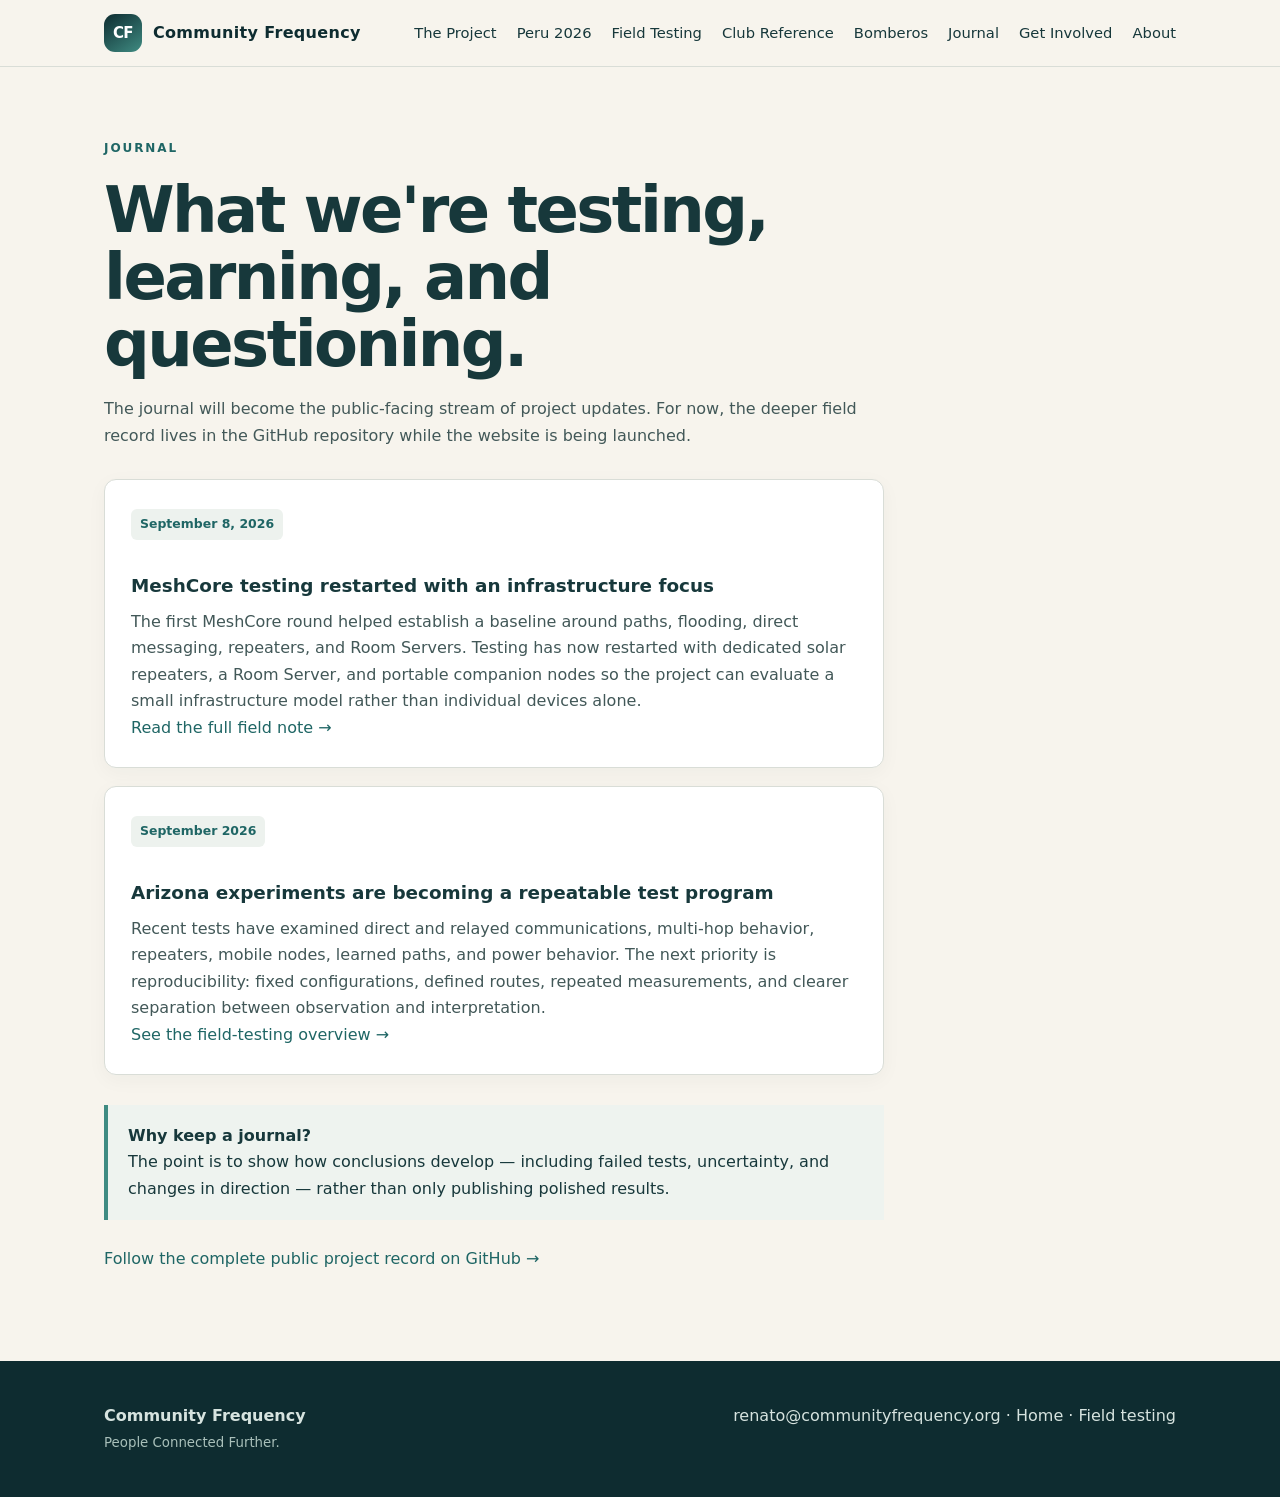
<file: docs/journal.html>
<!doctype html><html lang="en"><head><meta charset="utf-8"><meta name="viewport" content="width=device-width,initial-scale=1"><title>Journal — Community Frequency</title><meta name="description" content="Selected project updates and field notes from Community Frequency."><link rel="stylesheet" href="style.css"></head><body><header class="site-header"><nav class="nav"><a class="brand" href="index.html"><span class="mark">CF</span><span>Community Frequency</span></a><div class="links"><a href="project.html">The Project</a><a href="peru-2026.html">Peru 2026</a><a href="field-testing.html">Field Testing</a><a href="club-reference.html">Club Reference</a><a href="bomberos.html" lang="es">Bomberos</a><a href="journal.html">Journal</a><a href="get-involved.html">Get Involved</a><a href="about.html">About</a></div><details class="mobile-menu"><summary aria-label="Open navigation">☰</summary><div class="mobile-links"><a href="project.html">The Project</a><a href="peru-2026.html">Peru 2026</a><a href="field-testing.html">Field Testing</a><a href="club-reference.html">Club Reference</a><a href="bomberos.html" lang="es">Bomberos</a><a href="journal.html">Journal</a><a href="get-involved.html">Get Involved</a><a href="about.html">About</a></div></details></nav></header><main><section class="wrap"><div class="prose"><div class="eyebrow" style="color:var(--teal)">Journal</div><h1>What we're testing, learning, and questioning.</h1><p>The journal will become the public-facing stream of project updates. For now, the deeper field record lives in the GitHub repository while the website is being launched.</p><article class="card" style="margin-top:30px"><span class="tag">September 8, 2026</span><h3>MeshCore testing restarted with an infrastructure focus</h3><p>The first MeshCore round helped establish a baseline around paths, flooding, direct messaging, repeaters, and Room Servers. Testing has now restarted with dedicated solar repeaters, a Room Server, and portable companion nodes so the project can evaluate a small infrastructure model rather than individual devices alone.</p><p><a href="https://github.com/jurelex/community-frequency/blob/main/02%20-%20Field%20Experiments/2026-09-08%20MeshCore%20Testing%20Restarted%20-%20Infrastructure%20Structure.md">Read the full field note →</a></p></article><article class="card" style="margin-top:18px"><span class="tag">September 2026</span><h3>Arizona experiments are becoming a repeatable test program</h3><p>Recent tests have examined direct and relayed communications, multi-hop behavior, repeaters, mobile nodes, learned paths, and power behavior. The next priority is reproducibility: fixed configurations, defined routes, repeated measurements, and clearer separation between observation and interpretation.</p><p><a href="field-testing.html">See the field-testing overview →</a></p></article><div class="notice" style="margin-top:30px"><strong>Why keep a journal?</strong><br>The point is to show how conclusions develop — including failed tests, uncertainty, and changes in direction — rather than only publishing polished results.</div><p><a href="https://github.com/jurelex/community-frequency">Follow the complete public project record on GitHub →</a></p></div></section></main><footer class="footer"><div class="footer-inner"><div><strong>Community Frequency</strong><br><small>People Connected Further.</small></div><div><a href="mailto:renato@communityfrequency.org">renato@communityfrequency.org</a> · <a href="index.html">Home</a> · <a href="field-testing.html">Field testing</a></div></div></footer></body></html>
</file>
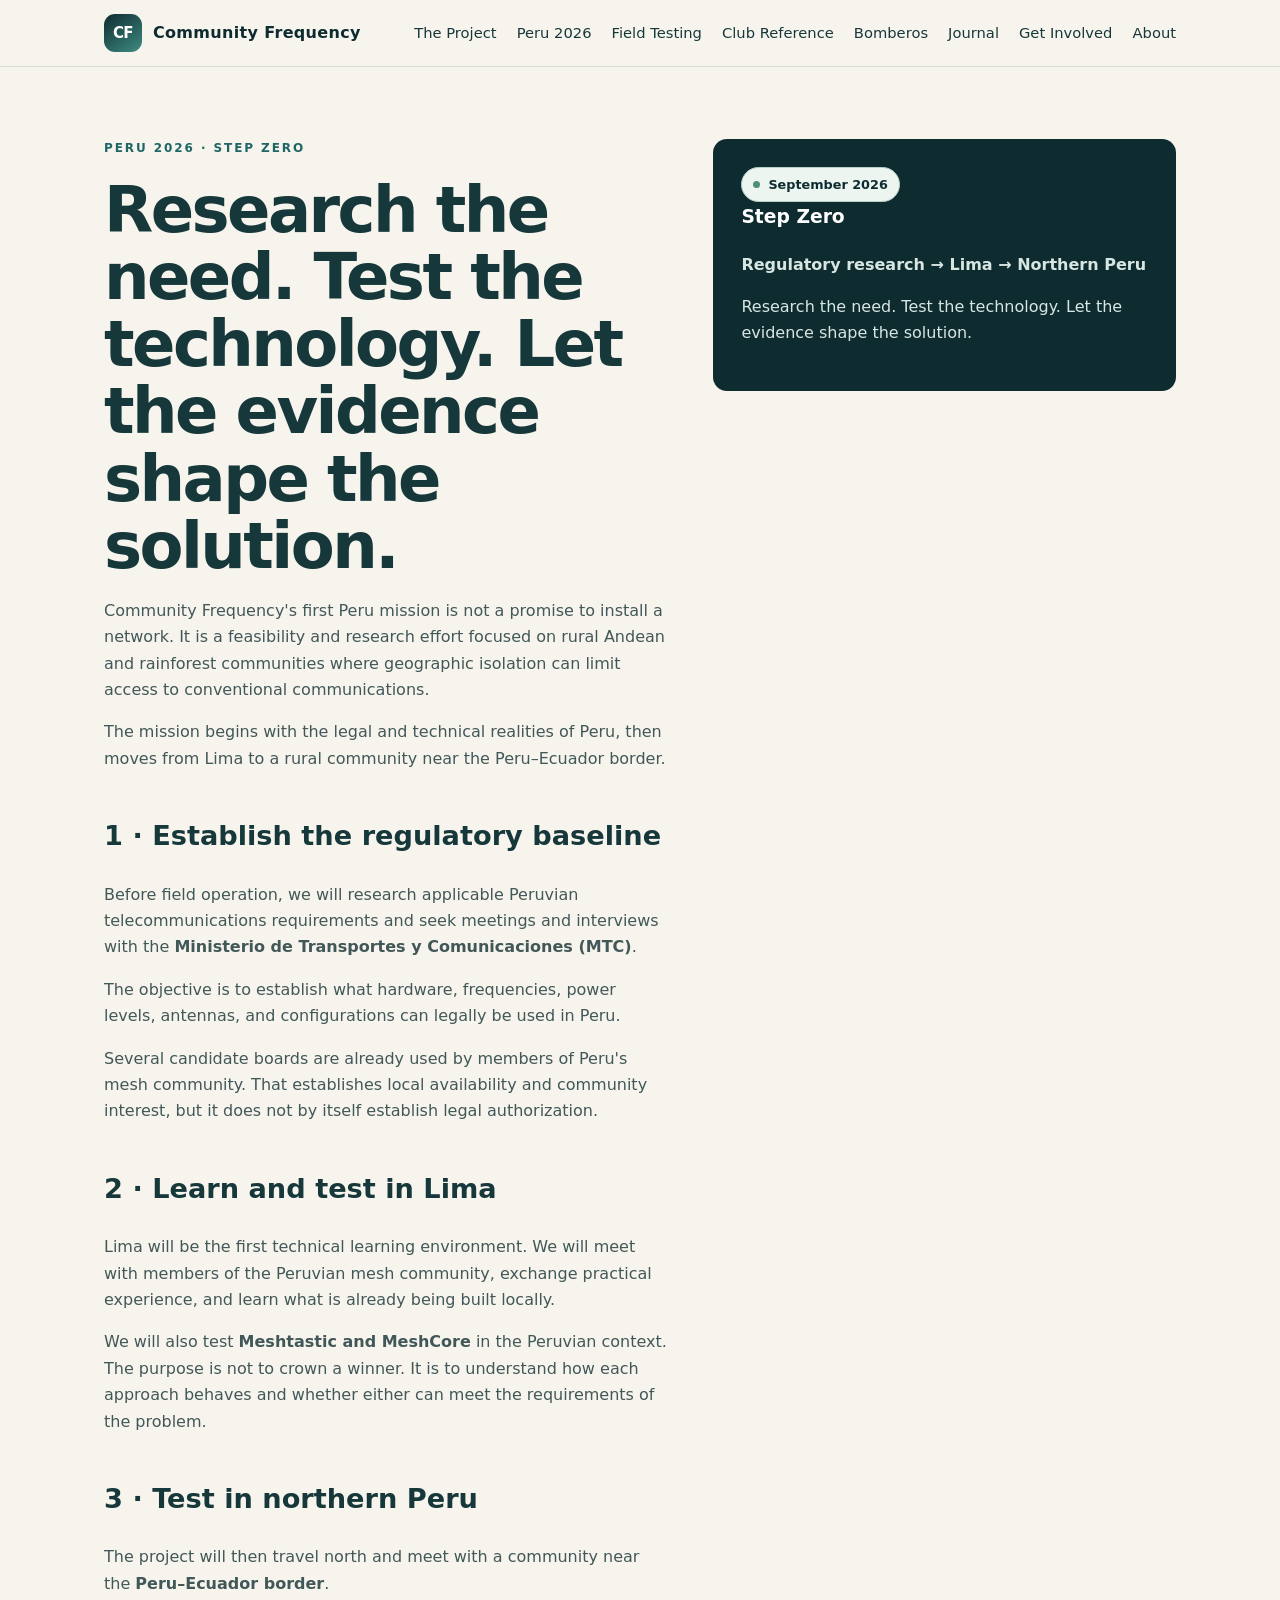
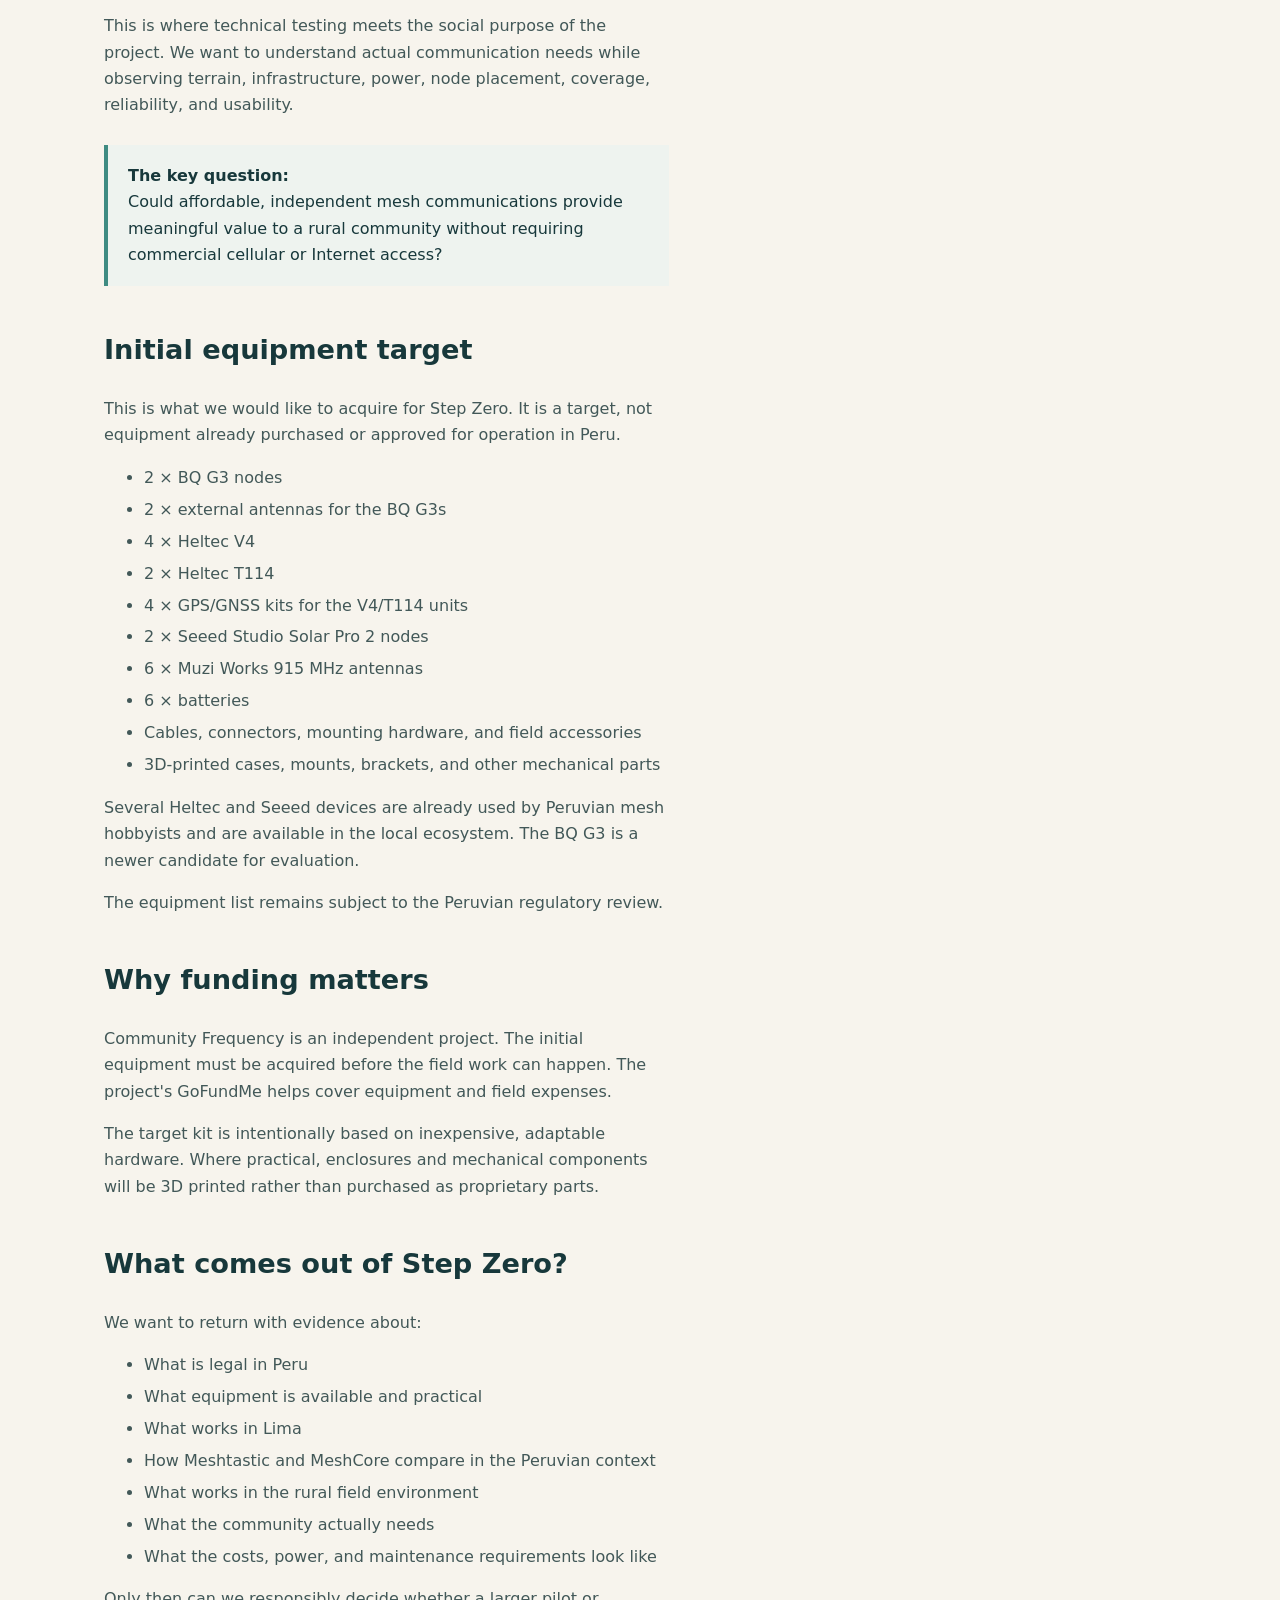
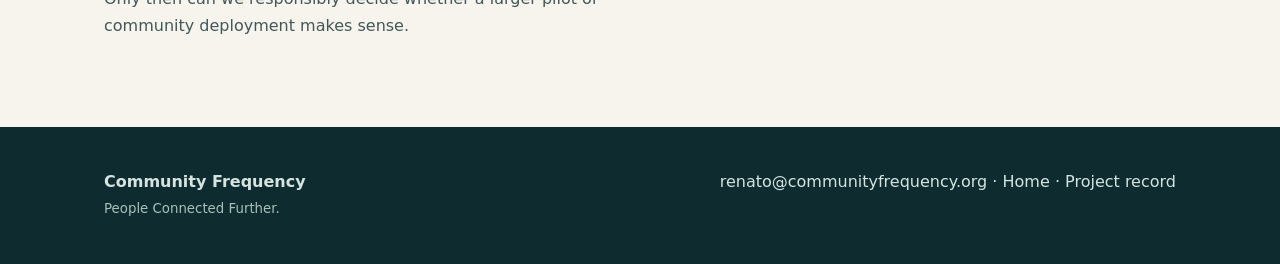
<file: docs/peru-2026.html>
<!doctype html><html lang="en"><head><meta charset="utf-8"><meta name="viewport" content="width=device-width,initial-scale=1"><title>Peru 2026 — Community Frequency</title><meta name="description" content="Step Zero: Community Frequency's Peru 2026 regulatory research, Lima mesh work, and northern Peru field assessment."><link rel="stylesheet" href="style.css"></head><body><header class="site-header"><nav class="nav"><a class="brand" href="index.html"><span class="mark">CF</span><span>Community Frequency</span></a><div class="links"><a href="project.html">The Project</a><a href="peru-2026.html">Peru 2026</a><a href="field-testing.html">Field Testing</a><a href="club-reference.html">Club Reference</a><a href="bomberos.html" lang="es">Bomberos</a><a href="journal.html">Journal</a><a href="get-involved.html">Get Involved</a><a href="about.html">About</a></div><details class="mobile-menu"><summary aria-label="Open navigation">☰</summary><div class="mobile-links"><a href="project.html">The Project</a><a href="peru-2026.html">Peru 2026</a><a href="field-testing.html">Field Testing</a><a href="club-reference.html">Club Reference</a><a href="bomberos.html" lang="es">Bomberos</a><a href="journal.html">Journal</a><a href="get-involved.html">Get Involved</a><a href="about.html">About</a></div></details></nav></header><main><section class="wrap"><div class="two"><div class="prose"><div class="eyebrow" style="color:var(--teal)">Peru 2026 · Step Zero</div><h1>Research the need. Test the technology. Let the evidence shape the solution.</h1><p>Community Frequency's first Peru mission is not a promise to install a network. It is a feasibility and research effort focused on rural Andean and rainforest communities where geographic isolation can limit access to conventional communications.</p><p>The mission begins with the legal and technical realities of Peru, then moves from Lima to a rural community near the Peru–Ecuador border.</p><h2>1 · Establish the regulatory baseline</h2><p>Before field operation, we will research applicable Peruvian telecommunications requirements and seek meetings and interviews with the <strong>Ministerio de Transportes y Comunicaciones (MTC)</strong>.</p><p>The objective is to establish what hardware, frequencies, power levels, antennas, and configurations can legally be used in Peru.</p><p>Several candidate boards are already used by members of Peru's mesh community. That establishes local availability and community interest, but it does not by itself establish legal authorization.</p><h2>2 · Learn and test in Lima</h2><p>Lima will be the first technical learning environment. We will meet with members of the Peruvian mesh community, exchange practical experience, and learn what is already being built locally.</p><p>We will also test <strong>Meshtastic and MeshCore</strong> in the Peruvian context. The purpose is not to crown a winner. It is to understand how each approach behaves and whether either can meet the requirements of the problem.</p><h2>3 · Test in northern Peru</h2><p>The project will then travel north and meet with a community near the <strong>Peru–Ecuador border</strong>.</p><p>This is where technical testing meets the social purpose of the project. We want to understand actual communication needs while observing terrain, infrastructure, power, node placement, coverage, reliability, and usability.</p><div class="notice"><strong>The key question:</strong><br>Could affordable, independent mesh communications provide meaningful value to a rural community without requiring commercial cellular or Internet access?</div><h2>Initial equipment target</h2><p>This is what we would like to acquire for Step Zero. It is a target, not equipment already purchased or approved for operation in Peru.</p><ul><li>2 × BQ G3 nodes</li><li>2 × external antennas for the BQ G3s</li><li>4 × Heltec V4</li><li>2 × Heltec T114</li><li>4 × GPS/GNSS kits for the V4/T114 units</li><li>2 × Seeed Studio Solar Pro 2 nodes</li><li>6 × Muzi Works 915 MHz antennas</li><li>6 × batteries</li><li>Cables, connectors, mounting hardware, and field accessories</li><li>3D-printed cases, mounts, brackets, and other mechanical parts</li></ul><p>Several Heltec and Seeed devices are already used by Peruvian mesh hobbyists and are available in the local ecosystem. The BQ G3 is a newer candidate for evaluation.</p><p>The equipment list remains subject to the Peruvian regulatory review.</p><h2>Why funding matters</h2><p>Community Frequency is an independent project. The initial equipment must be acquired before the field work can happen. The project's GoFundMe helps cover equipment and field expenses.</p><p>The target kit is intentionally based on inexpensive, adaptable hardware. Where practical, enclosures and mechanical components will be 3D printed rather than purchased as proprietary parts.</p><h2>What comes out of Step Zero?</h2><p>We want to return with evidence about:</p><ul><li>What is legal in Peru</li><li>What equipment is available and practical</li><li>What works in Lima</li><li>How Meshtastic and MeshCore compare in the Peruvian context</li><li>What works in the rural field environment</li><li>What the community actually needs</li><li>What the costs, power, and maintenance requirements look like</li></ul><p>Only then can we responsibly decide whether a larger pilot or community deployment makes sense.</p></div><aside class="callout"><span class="status">September 2026</span><h3>Step Zero</h3><p><strong>Regulatory research → Lima → Northern Peru</strong></p><p>Research the need. Test the technology. Let the evidence shape the solution.</p></aside></div></section></main><footer class="footer"><div class="footer-inner"><div><strong>Community Frequency</strong><br><small>People Connected Further.</small></div><div><a href="mailto:renato@communityfrequency.org">renato@communityfrequency.org</a> · <a href="index.html">Home</a> · <a href="https://github.com/jurelex/community-frequency">Project record</a></div></div></footer></body></html>
</file>
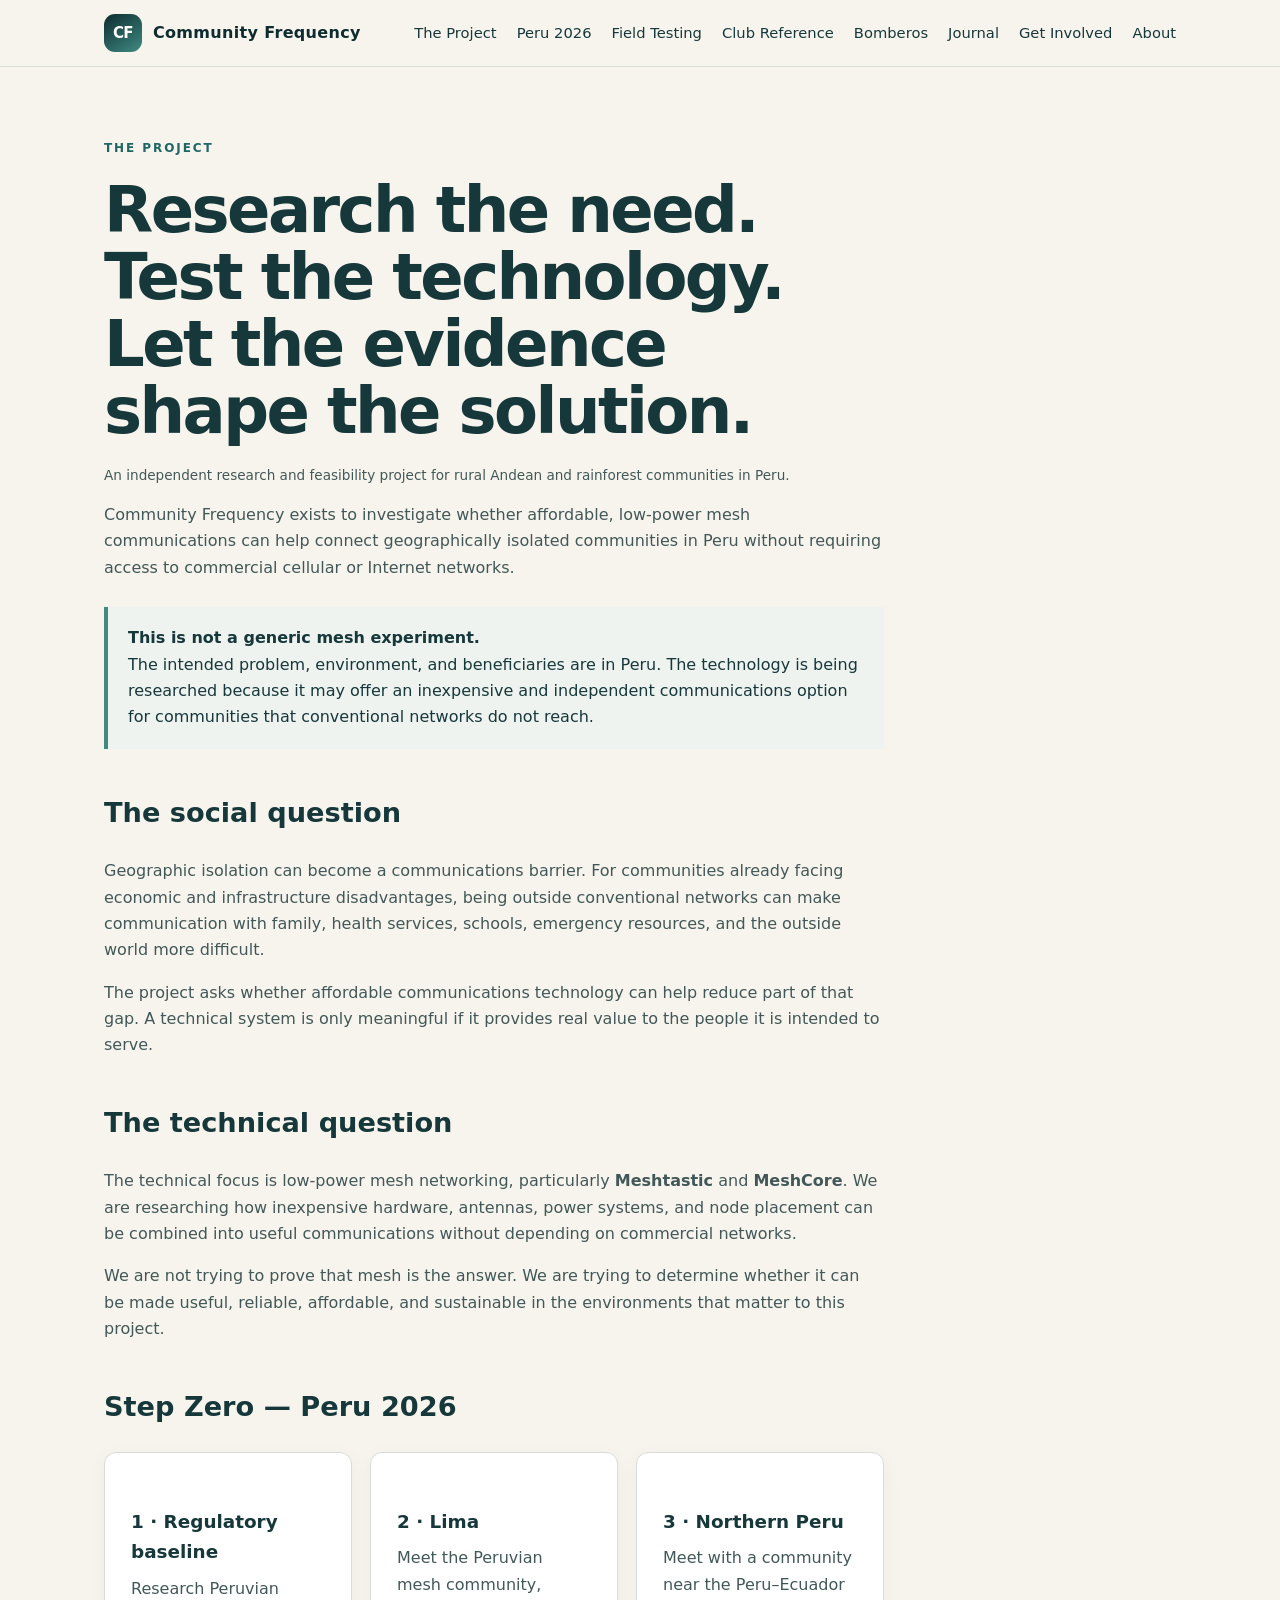
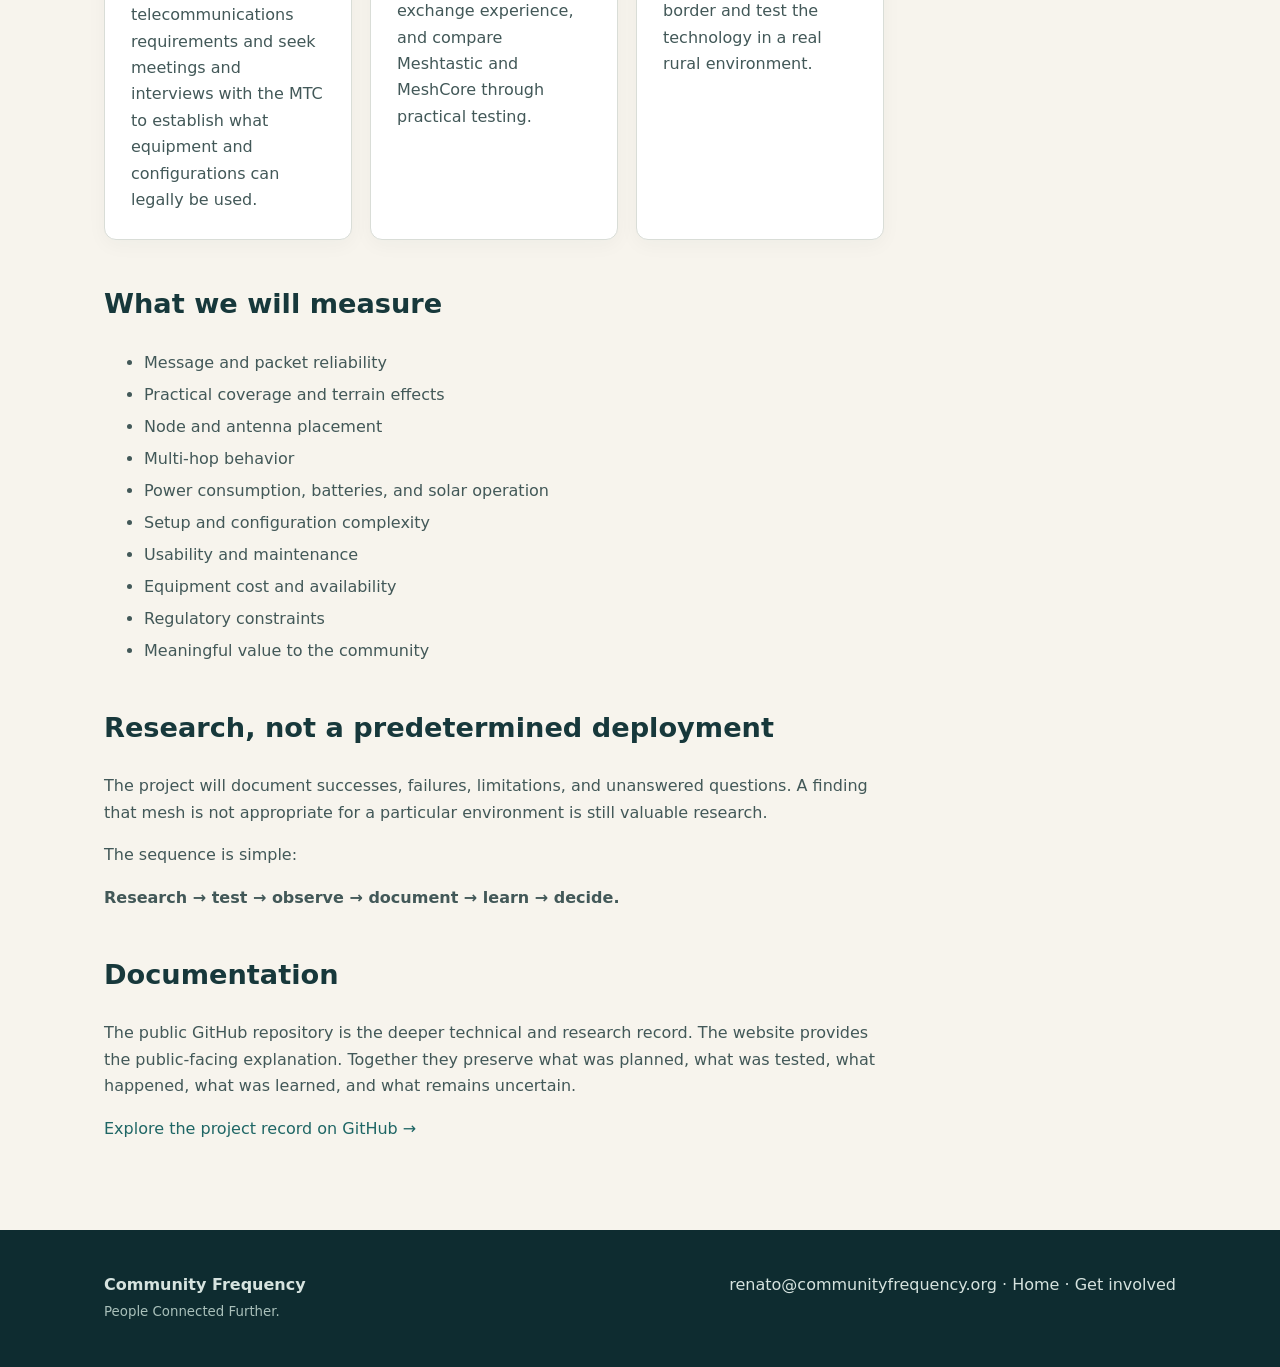
<file: docs/project.html>
<!doctype html><html lang="en"><head><meta charset="utf-8"><meta name="viewport" content="width=device-width,initial-scale=1"><title>The Project — Community Frequency</title><meta name="description" content="Community Frequency researches affordable mesh communications for rural Andean and rainforest communities in Peru."><link rel="stylesheet" href="style.css"></head><body><header class="site-header"><nav class="nav"><a class="brand" href="index.html"><span class="mark">CF</span><span>Community Frequency</span></a><div class="links"><a href="project.html">The Project</a><a href="peru-2026.html">Peru 2026</a><a href="field-testing.html">Field Testing</a><a href="club-reference.html">Club Reference</a><a href="bomberos.html" lang="es">Bomberos</a><a href="journal.html">Journal</a><a href="get-involved.html">Get Involved</a><a href="about.html">About</a></div><details class="mobile-menu"><summary aria-label="Open navigation">☰</summary><div class="mobile-links"><a href="project.html">The Project</a><a href="peru-2026.html">Peru 2026</a><a href="field-testing.html">Field Testing</a><a href="club-reference.html">Club Reference</a><a href="bomberos.html" lang="es">Bomberos</a><a href="journal.html">Journal</a><a href="get-involved.html">Get Involved</a><a href="about.html">About</a></div></details></nav></header><main><section class="wrap"><div class="prose"><div class="eyebrow" style="color:var(--teal)">The Project</div><h1>Research the need. Test the technology. Let the evidence shape the solution.</h1><p class="lang">An independent research and feasibility project for rural Andean and rainforest communities in Peru.</p><p>Community Frequency exists to investigate whether affordable, low-power mesh communications can help connect geographically isolated communities in Peru without requiring access to commercial cellular or Internet networks.</p><div class="notice"><strong>This is not a generic mesh experiment.</strong><br>The intended problem, environment, and beneficiaries are in Peru. The technology is being researched because it may offer an inexpensive and independent communications option for communities that conventional networks do not reach.</div><h2>The social question</h2><p>Geographic isolation can become a communications barrier. For communities already facing economic and infrastructure disadvantages, being outside conventional networks can make communication with family, health services, schools, emergency resources, and the outside world more difficult.</p><p>The project asks whether affordable communications technology can help reduce part of that gap. A technical system is only meaningful if it provides real value to the people it is intended to serve.</p><h2>The technical question</h2><p>The technical focus is low-power mesh networking, particularly <strong>Meshtastic</strong> and <strong>MeshCore</strong>. We are researching how inexpensive hardware, antennas, power systems, and node placement can be combined into useful communications without depending on commercial networks.</p><p>We are not trying to prove that mesh is the answer. We are trying to determine whether it can be made useful, reliable, affordable, and sustainable in the environments that matter to this project.</p><h2>Step Zero — Peru 2026</h2><div class="grid"><article class="card"><h3>1 · Regulatory baseline</h3><p>Research Peruvian telecommunications requirements and seek meetings and interviews with the MTC to establish what equipment and configurations can legally be used.</p></article><article class="card"><h3>2 · Lima</h3><p>Meet the Peruvian mesh community, exchange experience, and compare Meshtastic and MeshCore through practical testing.</p></article><article class="card"><h3>3 · Northern Peru</h3><p>Meet with a community near the Peru–Ecuador border and test the technology in a real rural environment.</p></article></div><h2>What we will measure</h2><ul><li>Message and packet reliability</li><li>Practical coverage and terrain effects</li><li>Node and antenna placement</li><li>Multi-hop behavior</li><li>Power consumption, batteries, and solar operation</li><li>Setup and configuration complexity</li><li>Usability and maintenance</li><li>Equipment cost and availability</li><li>Regulatory constraints</li><li>Meaningful value to the community</li></ul><h2>Research, not a predetermined deployment</h2><p>The project will document successes, failures, limitations, and unanswered questions. A finding that mesh is not appropriate for a particular environment is still valuable research.</p><p>The sequence is simple:</p><p><strong>Research → test → observe → document → learn → decide.</strong></p><h2>Documentation</h2><p>The public GitHub repository is the deeper technical and research record. The website provides the public-facing explanation. Together they preserve what was planned, what was tested, what happened, what was learned, and what remains uncertain.</p><p><a href="https://github.com/jurelex/community-frequency">Explore the project record on GitHub →</a></p></div></section></main><footer class="footer"><div class="footer-inner"><div><strong>Community Frequency</strong><br><small>People Connected Further.</small></div><div><a href="mailto:renato@communityfrequency.org">renato@communityfrequency.org</a> · <a href="index.html">Home</a> · <a href="get-involved.html">Get involved</a></div></div></footer></body></html>
</file>
<file: docs/style.css>
:root{--ink:#17383b;--deep:#0e2c30;--teal:#1f6665;--teal2:#3f8b82;--sand:#e8dfcf;--cream:#f7f4ed;--white:#fff;--line:#d9ddd7;--muted:#5d6d6d;--max:1120px}*{box-sizing:border-box}html{scroll-behavior:smooth}body{margin:0;background:var(--cream);color:var(--ink);font-family:Inter,ui-sans-serif,system-ui,-apple-system,BlinkMacSystemFont,"Segoe UI",sans-serif;line-height:1.65}a{color:var(--teal);text-decoration:none}a:hover{text-decoration:underline}.site-header{background:rgba(247,244,237,.96);border-bottom:1px solid var(--line);position:sticky;top:0;z-index:10;backdrop-filter:blur(10px)}.nav{max-width:var(--max);margin:auto;display:flex;align-items:center;justify-content:space-between;padding:14px 24px}.brand{display:flex;align-items:center;gap:11px;font-weight:800;letter-spacing:.02em;color:var(--deep)}.mark{width:38px;height:38px;border-radius:11px;background:linear-gradient(145deg,var(--deep),var(--teal2));display:grid;place-items:center;color:#fff;font-size:15px;letter-spacing:-.05em}.links{display:flex;gap:20px;align-items:center;font-size:.92rem}.links a{color:var(--ink)}.mobile-menu{display:none;position:relative}.mobile-menu summary{list-style:none;cursor:pointer;width:42px;height:42px;border:1px solid var(--line);border-radius:9px;display:grid;place-items:center;color:var(--deep);font-size:0;line-height:1}.mobile-menu summary::after{content:"☰";font-size:22px;line-height:1}.mobile-menu summary::marker{display:none}.mobile-menu summary::-webkit-details-marker{display:none}.mobile-menu summary:focus-visible{outline:2px solid var(--teal2);outline-offset:2px}.mobile-links{position:absolute;right:0;top:50px;width:min(280px,calc(100vw - 36px));background:rgba(247,244,237,.99);border:1px solid var(--line);border-radius:12px;padding:8px;box-shadow:0 12px 30px rgba(23,56,59,.14)}.mobile-links a{display:block;padding:13px 14px;border-radius:7px;color:var(--ink);font-weight:700;border-bottom:1px solid var(--line)}.mobile-links a:last-child{border-bottom:0}.mobile-links a:hover{background:#fff;text-decoration:none}.hero{background:linear-gradient(135deg,var(--deep) 0%,#17484b 52%,#2d7069 100%);color:#fff;overflow:hidden}.hero-inner{max-width:var(--max);margin:auto;padding:94px 24px 90px;position:relative}.hero-inner:after{content:"";position:absolute;right:-90px;bottom:-120px;width:560px;height:250px;background:linear-gradient(145deg,transparent 48%,rgba(232,223,207,.16) 49%,rgba(232,223,207,.16) 58%,transparent 59%),linear-gradient(25deg,transparent 43%,rgba(255,255,255,.09) 44%,rgba(255,255,255,.09) 60%,transparent 61%);transform:skewX(-12deg);pointer-events:none}.eyebrow{text-transform:uppercase;letter-spacing:.16em;font-size:.75rem;font-weight:800;color:#c9dfd6;margin-bottom:18px}.hero h1{font-size:clamp(2.6rem,6vw,5.2rem);line-height:1.02;max-width:800px;margin:0 0 24px;letter-spacing:-.045em}.hero p{font-size:clamp(1.1rem,2vw,1.35rem);max-width:720px;color:#e6f0ec;margin:0 0 32px}.actions{display:flex;gap:12px;flex-wrap:wrap}.btn{display:inline-block;padding:12px 18px;border-radius:7px;font-weight:750;border:1px solid transparent}.btn-primary{background:#fff;color:var(--deep)}.btn-secondary{border-color:rgba(255,255,255,.35);color:#fff}.wrap{max-width:var(--max);margin:auto;padding:72px 24px}.section-head{max-width:760px;margin-bottom:36px}.section-head h2{font-size:clamp(1.9rem,4vw,3rem);line-height:1.1;letter-spacing:-.03em;margin:0 0 14px}.section-head p{color:var(--muted);font-size:1.08rem}.grid{display:grid;grid-template-columns:repeat(3,1fr);gap:18px}.card{background:#fff;border:1px solid var(--line);border-radius:12px;padding:26px;box-shadow:0 5px 20px rgba(23,56,59,.04)}.card h3{margin:0 0 8px;font-size:1.18rem}.card p{margin:0;color:var(--muted)}.band{background:var(--sand)}.quote{font-size:clamp(1.5rem,3vw,2.35rem);line-height:1.25;max-width:850px;margin:0 auto;text-align:center;font-weight:650;letter-spacing:-.02em}.two{display:grid;grid-template-columns:1.1fr .9fr;gap:44px;align-items:start}.prose{max-width:780px}.prose h1{font-size:clamp(2.4rem,5vw,4rem);line-height:1.05;letter-spacing:-.04em;margin:0 0 18px}.prose h2{font-size:1.7rem;margin-top:42px}.prose h3{font-size:1.15rem;margin-top:28px}.prose p,.prose li{color:#425858}.prose li{margin:.35rem 0}.callout{background:var(--deep);color:#fff;border-radius:14px;padding:28px;position:sticky;top:90px}.callout h3{margin-top:0}.callout p{color:#d8e6e2}.status{display:inline-flex;align-items:center;gap:8px;border:1px solid #b7cfc8;background:#edf5f1;color:var(--deep);border-radius:999px;padding:6px 11px;font-size:.8rem;font-weight:800}.status:before{content:"";width:7px;height:7px;border-radius:50%;background:#4f8f72}.statbar{display:grid;grid-template-columns:repeat(3,1fr);gap:1px;background:var(--line);border:1px solid var(--line);border-radius:12px;overflow:hidden;margin-top:30px}.stat{background:#fff;padding:22px}.stat strong{display:block;font-size:1.45rem}.stat span{color:var(--muted);font-size:.9rem}.footer{background:var(--deep);color:#d6e3df}.footer-inner{max-width:var(--max);margin:auto;padding:42px 24px;display:flex;justify-content:space-between;gap:30px}.footer a{color:#d6e3df}.footer small{color:#a9c0ba}.tag{display:inline-block;background:#edf2ee;border-radius:6px;padding:5px 9px;margin:3px 4px 3px 0;font-size:.78rem;font-weight:750;color:var(--teal)}.notice{border-left:4px solid var(--teal2);background:#eef3ef;padding:18px 20px;margin:26px 0}.lang{font-size:.85rem;color:var(--muted)}@media(max-width:1000px){.links{display:none}.mobile-menu{display:block}.nav{padding:10px 18px}.hero-inner{padding:70px 20px}.wrap{padding:52px 20px}.grid,.two,.statbar{grid-template-columns:1fr}.callout{position:static}.footer-inner{flex-direction:column}.hero h1{font-size:3.1rem}}
</file>
